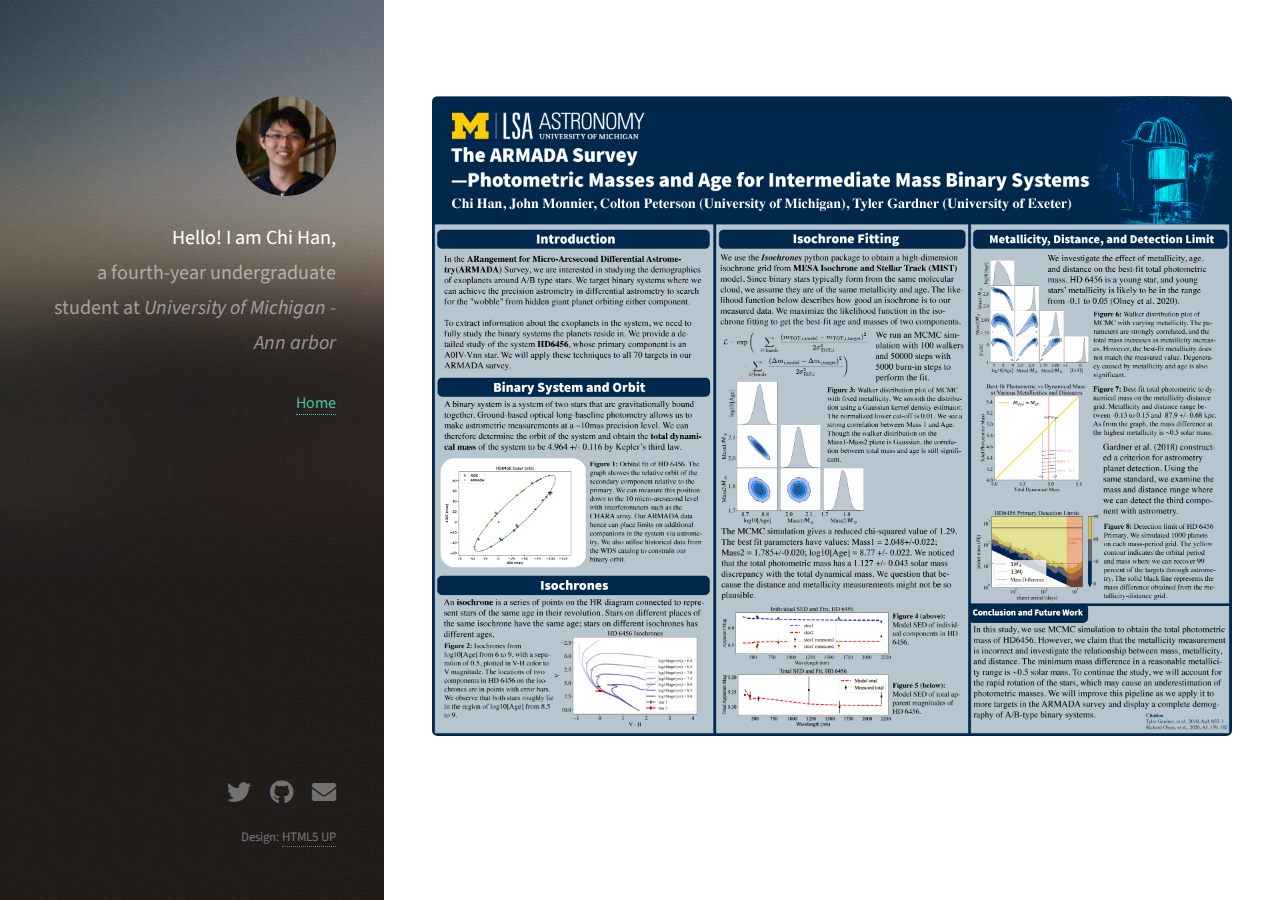
<file: research1.html>
<!DOCTYPE HTML>
<!--
	Strata by HTML5 UP
	html5up.net | @ajlkn
	Free for personal and commercial use under the CCA 3.0 license (html5up.net/license)
-->
<html>
	<head>
		<title>Hello! - CHI</title>
		<meta charset="utf-8" />
		<meta name="viewport" content="width=device-width, initial-scale=1, user-scalable=no" />
		<link rel="stylesheet" href="assets/css/main.css" />
	</head>
	<body class="is-preload">

		<!-- Header -->
			<header id="header">
				<div class="inner">
					<a href="index.html" class="image avatar"><img src="images/pfp.jpg" alt="" /></a>
					<h1><strong>Hello! I am Chi Han, </strong></h1><h1><br>
						 a fourth-year undergraduate student<br>
						  at <br /> <i>University of Michigan - Ann arbor</i>
					</h1>

					<br>

					<a href="index.html">Home</a>
				</div>

				
			</header>

		<!-- Main -->
			<div id="main">

				<!-- One -->
					<section id="one">
						<div class="box alt">
							<div class="row gtr-50 gtr-uniform">
								<div class="col-12"><span class="image fit"><img src="images/researchPic/ARMADA_poster_chi.png" alt="" /></span></div>
							</div>
						</div>
					</section>


				<!-- Four -->
				<!--
					<section id="four">
						<h2>Elements</h2>

						<section>
							<h4>Text</h4>
							<p>This is <b>bold</b> and this is <strong>strong</strong>. This is <i>italic</i> and this is <em>emphasized</em>.
							This is <sup>superscript</sup> text and this is <sub>subscript</sub> text.
							This is <u>underlined</u> and this is code: <code>for (;;) { ... }</code>. Finally, <a href="#">this is a link</a>.</p>
							<hr />
							<header>
								<h4>Heading with a Subtitle</h4>
								<p>Lorem ipsum dolor sit amet nullam id egestas urna aliquam</p>
							</header>
							<p>Nunc lacinia ante nunc ac lobortis. Interdum adipiscing gravida odio porttitor sem non mi integer non faucibus ornare mi ut ante amet placerat aliquet. Volutpat eu sed ante lacinia sapien lorem accumsan varius montes viverra nibh in adipiscing blandit tempus accumsan.</p>
							<header>
								<h5>Heading with a Subtitle</h5>
								<p>Lorem ipsum dolor sit amet nullam id egestas urna aliquam</p>
							</header>
							<p>Nunc lacinia ante nunc ac lobortis. Interdum adipiscing gravida odio porttitor sem non mi integer non faucibus ornare mi ut ante amet placerat aliquet. Volutpat eu sed ante lacinia sapien lorem accumsan varius montes viverra nibh in adipiscing blandit tempus accumsan.</p>
							<hr />
							<h2>Heading Level 2</h2>
							<h3>Heading Level 3</h3>
							<h4>Heading Level 4</h4>
							<h5>Heading Level 5</h5>
							<h6>Heading Level 6</h6>
							<hr />
							<h5>Blockquote</h5>
							<blockquote>Fringilla nisl. Donec accumsan interdum nisi, quis tincidunt felis sagittis eget tempus euismod. Vestibulum ante ipsum primis in faucibus vestibulum. Blandit adipiscing eu felis iaculis volutpat ac adipiscing accumsan faucibus. Vestibulum ante ipsum primis in faucibus lorem ipsum dolor sit amet nullam adipiscing eu felis.</blockquote>
							<h5>Preformatted</h5>
							<pre><code>i = 0;

while (!deck.isInOrder()) {
print 'Iteration ' + i;
deck.shuffle();
i++;
}

print 'It took ' + i + ' iterations to sort the deck.';</code></pre>
						</section>

						<section>
							<h4>Lists</h4>
							<div class="row">
								<div class="col-6 col-12-xsmall">
									<h5>Unordered</h5>
									<ul>
										<li>Dolor pulvinar etiam magna etiam.</li>
										<li>Sagittis adipiscing lorem eleifend.</li>
										<li>Felis enim feugiat dolore viverra.</li>
									</ul>
									<h5>Alternate</h5>
									<ul class="alt">
										<li>Dolor pulvinar etiam magna etiam.</li>
										<li>Sagittis adipiscing lorem eleifend.</li>
										<li>Felis enim feugiat dolore viverra.</li>
									</ul>
								</div>
								<div class="col-6 col-12-xsmall">
									<h5>Ordered</h5>
									<ol>
										<li>Dolor pulvinar etiam magna etiam.</li>
										<li>Etiam vel felis at lorem sed viverra.</li>
										<li>Felis enim feugiat dolore viverra.</li>
										<li>Dolor pulvinar etiam magna etiam.</li>
										<li>Etiam vel felis at lorem sed viverra.</li>
										<li>Felis enim feugiat dolore viverra.</li>
									</ol>
									<h5>Icons</h5>
									<ul class="icons">
										<li><a href="#" class="icon brands fa-twitter"><span class="label">Twitter</span></a></li>
										<li><a href="#" class="icon brands fa-facebook-f"><span class="label">Facebook</span></a></li>
										<li><a href="#" class="icon brands fa-instagram"><span class="label">Instagram</span></a></li>
										<li><a href="#" class="icon brands fa-github"><span class="label">Github</span></a></li>
										<li><a href="#" class="icon brands fa-dribbble"><span class="label">Dribbble</span></a></li>
										<li><a href="#" class="icon brands fa-tumblr"><span class="label">Tumblr</span></a></li>
									</ul>
								</div>
							</div>
							<h5>Actions</h5>
							<ul class="actions">
								<li><a href="#" class="button primary">Default</a></li>
								<li><a href="#" class="button">Default</a></li>
							</ul>
							<ul class="actions small">
								<li><a href="#" class="button primary small">Small</a></li>
								<li><a href="#" class="button small">Small</a></li>
							</ul>
							<div class="row">
								<div class="col-6 col-12-small">
									<ul class="actions stacked">
										<li><a href="#" class="button primary">Default</a></li>
										<li><a href="#" class="button">Default</a></li>
									</ul>
								</div>
								<div class="col-6 col-12-small">
									<ul class="actions stacked">
										<li><a href="#" class="button primary small">Small</a></li>
										<li><a href="#" class="button small">Small</a></li>
									</ul>
								</div>
								<div class="col-6 col-12-small">
									<ul class="actions stacked">
										<li><a href="#" class="button primary fit">Default</a></li>
										<li><a href="#" class="button fit">Default</a></li>
									</ul>
								</div>
								<div class="col-6 col-12-small">
									<ul class="actions stacked">
										<li><a href="#" class="button primary small fit">Small</a></li>
										<li><a href="#" class="button small fit">Small</a></li>
									</ul>
								</div>
							</div>
						</section>

						<section>
							<h4>Table</h4>
							<h5>Default</h5>
							<div class="table-wrapper">
								<table>
									<thead>
										<tr>
											<th>Name</th>
											<th>Description</th>
											<th>Price</th>
										</tr>
									</thead>
									<tbody>
										<tr>
											<td>Item One</td>
											<td>Ante turpis integer aliquet porttitor.</td>
											<td>29.99</td>
										</tr>
										<tr>
											<td>Item Two</td>
											<td>Vis ac commodo adipiscing arcu aliquet.</td>
											<td>19.99</td>
										</tr>
										<tr>
											<td>Item Three</td>
											<td> Morbi faucibus arcu accumsan lorem.</td>
											<td>29.99</td>
										</tr>
										<tr>
											<td>Item Four</td>
											<td>Vitae integer tempus condimentum.</td>
											<td>19.99</td>
										</tr>
										<tr>
											<td>Item Five</td>
											<td>Ante turpis integer aliquet porttitor.</td>
											<td>29.99</td>
										</tr>
									</tbody>
									<tfoot>
										<tr>
											<td colspan="2"></td>
											<td>100.00</td>
										</tr>
									</tfoot>
								</table>
							</div>

							<h5>Alternate</h5>
							<div class="table-wrapper">
								<table class="alt">
									<thead>
										<tr>
											<th>Name</th>
											<th>Description</th>
											<th>Price</th>
										</tr>
									</thead>
									<tbody>
										<tr>
											<td>Item One</td>
											<td>Ante turpis integer aliquet porttitor.</td>
											<td>29.99</td>
										</tr>
										<tr>
											<td>Item Two</td>
											<td>Vis ac commodo adipiscing arcu aliquet.</td>
											<td>19.99</td>
										</tr>
										<tr>
											<td>Item Three</td>
											<td> Morbi faucibus arcu accumsan lorem.</td>
											<td>29.99</td>
										</tr>
										<tr>
											<td>Item Four</td>
											<td>Vitae integer tempus condimentum.</td>
											<td>19.99</td>
										</tr>
										<tr>
											<td>Item Five</td>
											<td>Ante turpis integer aliquet porttitor.</td>
											<td>29.99</td>
										</tr>
									</tbody>
									<tfoot>
										<tr>
											<td colspan="2"></td>
											<td>100.00</td>
										</tr>
									</tfoot>
								</table>
							</div>
						</section>

						<section>
							<h4>Buttons</h4>
							<ul class="actions">
								<li><a href="#" class="button primary">Primary</a></li>
								<li><a href="#" class="button">Default</a></li>
							</ul>
							<ul class="actions">
								<li><a href="#" class="button large">Large</a></li>
								<li><a href="#" class="button">Default</a></li>
								<li><a href="#" class="button small">Small</a></li>
							</ul>
							<ul class="actions fit">
								<li><a href="#" class="button primary fit">Fit</a></li>
								<li><a href="#" class="button fit">Fit</a></li>
							</ul>
							<ul class="actions fit small">
								<li><a href="#" class="button primary fit small">Fit + Small</a></li>
								<li><a href="#" class="button fit small">Fit + Small</a></li>
							</ul>
							<ul class="actions">
								<li><a href="#" class="button primary icon solid fa-download">Icon</a></li>
								<li><a href="#" class="button icon solid fa-download">Icon</a></li>
							</ul>
							<ul class="actions">
								<li><span class="button primary disabled">Primary</span></li>
								<li><span class="button disabled">Default</span></li>
							</ul>
						</section>

						<section>
							<h4>Form</h4>
							<form method="post" action="#">
								<div class="row gtr-uniform gtr-50">
									<div class="col-6 col-12-xsmall">
										<input type="text" name="demo-name" id="demo-name" value="" placeholder="Name" />
									</div>
									<div class="col-6 col-12-xsmall">
										<input type="email" name="demo-email" id="demo-email" value="" placeholder="Email" />
									</div>
									<div class="col-12">
										<select name="demo-category" id="demo-category">
											<option value="">- Category -</option>
											<option value="1">Manufacturing</option>
											<option value="1">Shipping</option>
											<option value="1">Administration</option>
											<option value="1">Human Resources</option>
										</select>
									</div>
									<div class="col-4 col-12-small">
										<input type="radio" id="demo-priority-low" name="demo-priority" checked>
										<label for="demo-priority-low">Low Priority</label>
									</div>
									<div class="col-4 col-12-small">
										<input type="radio" id="demo-priority-normal" name="demo-priority">
										<label for="demo-priority-normal">Normal Priority</label>
									</div>
									<div class="col-4 col-12-small">
										<input type="radio" id="demo-priority-high" name="demo-priority">
										<label for="demo-priority-high">High Priority</label>
									</div>
									<div class="col-6 col-12-small">
										<input type="checkbox" id="demo-copy" name="demo-copy">
										<label for="demo-copy">Email me a copy of this message</label>
									</div>
									<div class="col-6 col-12-small">
										<input type="checkbox" id="demo-human" name="demo-human" checked>
										<label for="demo-human">I am a human and not a robot</label>
									</div>
									<div class="col-12">
										<textarea name="demo-message" id="demo-message" placeholder="Enter your message" rows="6"></textarea>
									</div>
									<div class="col-12">
										<ul class="actions">
											<li><input type="submit" value="Send Message" class="primary" /></li>
											<li><input type="reset" value="Reset" /></li>
										</ul>
									</div>
								</div>
							</form>
						</section>

						<section>
							<h4>Image</h4>
							<h5>Fit</h5>
							<div class="box alt">
								<div class="row gtr-50 gtr-uniform">
									<div class="col-12"><span class="image fit"><img src="images/fulls/05.jpg" alt="" /></span></div>
									<div class="col-4"><span class="image fit"><img src="images/thumbs/01.jpg" alt="" /></span></div>
									<div class="col-4"><span class="image fit"><img src="images/thumbs/02.jpg" alt="" /></span></div>
									<div class="col-4"><span class="image fit"><img src="images/thumbs/03.jpg" alt="" /></span></div>
									<div class="col-4"><span class="image fit"><img src="images/thumbs/04.jpg" alt="" /></span></div>
									<div class="col-4"><span class="image fit"><img src="images/thumbs/05.jpg" alt="" /></span></div>
									<div class="col-4"><span class="image fit"><img src="images/thumbs/06.jpg" alt="" /></span></div>
									<div class="col-4"><span class="image fit"><img src="images/thumbs/03.jpg" alt="" /></span></div>
									<div class="col-4"><span class="image fit"><img src="images/thumbs/02.jpg" alt="" /></span></div>
									<div class="col-4"><span class="image fit"><img src="images/thumbs/01.jpg" alt="" /></span></div>
								</div>
							</div>
							<h5>Left &amp; Right</h5>
							<p><span class="image left"><img src="images/avatar.jpg" alt="" /></span>Fringilla nisl. Donec accumsan interdum nisi, quis tincidunt felis sagittis eget. tempus euismod. Vestibulum ante ipsum primis in faucibus vestibulum. Blandit adipiscing eu felis iaculis volutpat ac adipiscing accumsan eu faucibus. Integer ac pellentesque praesent tincidunt felis sagittis eget. tempus euismod. Vestibulum ante ipsum primis in faucibus vestibulum. Blandit adipiscing eu felis iaculis volutpat ac adipiscing accumsan eu faucibus. Integer ac pellentesque praesent. Donec accumsan interdum nisi, quis tincidunt felis sagittis eget. tempus euismod. Vestibulum ante ipsum primis in faucibus vestibulum. Blandit adipiscing eu felis iaculis volutpat ac adipiscing accumsan eu faucibus. Integer ac pellentesque praesent tincidunt felis sagittis eget. tempus euismod. Vestibulum ante ipsum primis in faucibus vestibulum. Blandit adipiscing eu felis iaculis volutpat ac adipiscing accumsan eu faucibus. Integer ac pellentesque praesent.</p>
							<p><span class="image right"><img src="images/avatar.jpg" alt="" /></span>Fringilla nisl. Donec accumsan interdum nisi, quis tincidunt felis sagittis eget. tempus euismod. Vestibulum ante ipsum primis in faucibus vestibulum. Blandit adipiscing eu felis iaculis volutpat ac adipiscing accumsan eu faucibus. Integer ac pellentesque praesent tincidunt felis sagittis eget. tempus euismod. Vestibulum ante ipsum primis in faucibus vestibulum. Blandit adipiscing eu felis iaculis volutpat ac adipiscing accumsan eu faucibus. Integer ac pellentesque praesent. Donec accumsan interdum nisi, quis tincidunt felis sagittis eget. tempus euismod. Vestibulum ante ipsum primis in faucibus vestibulum. Blandit adipiscing eu felis iaculis volutpat ac adipiscing accumsan eu faucibus. Integer ac pellentesque praesent tincidunt felis sagittis eget. tempus euismod. Vestibulum ante ipsum primis in faucibus vestibulum. Blandit adipiscing eu felis iaculis volutpat ac adipiscing accumsan eu faucibus. Integer ac pellentesque praesent.</p>
						</section>

					</section>
				-->

			</div>

		<!-- Footer -->
			<footer id="footer">
				<div class="inner">
					<ul class="icons">
						<li><a href="#" class="icon brands fa-twitter"><span class="label">Twitter</span></a></li>
						<li><a href="#" class="icon brands fa-github"><span class="label">Github</span></a></li>
						<li><a href="#" class="icon solid fa-envelope"><span class="label">Email</span></a></li>
					</ul>
					<ul class="copyright">
						<li>Design: <a href="http://html5up.net">HTML5 UP</a></li>
					</ul>
				</div>
			</footer>

		<!-- Scripts -->
			<script src="assets/js/jquery.min.js"></script>
			<script src="assets/js/jquery.poptrox.min.js"></script>
			<script src="assets/js/browser.min.js"></script>
			<script src="assets/js/breakpoints.min.js"></script>
			<script src="assets/js/util.js"></script>
			<script src="assets/js/main.js"></script>

	</body>
</html>
</file>
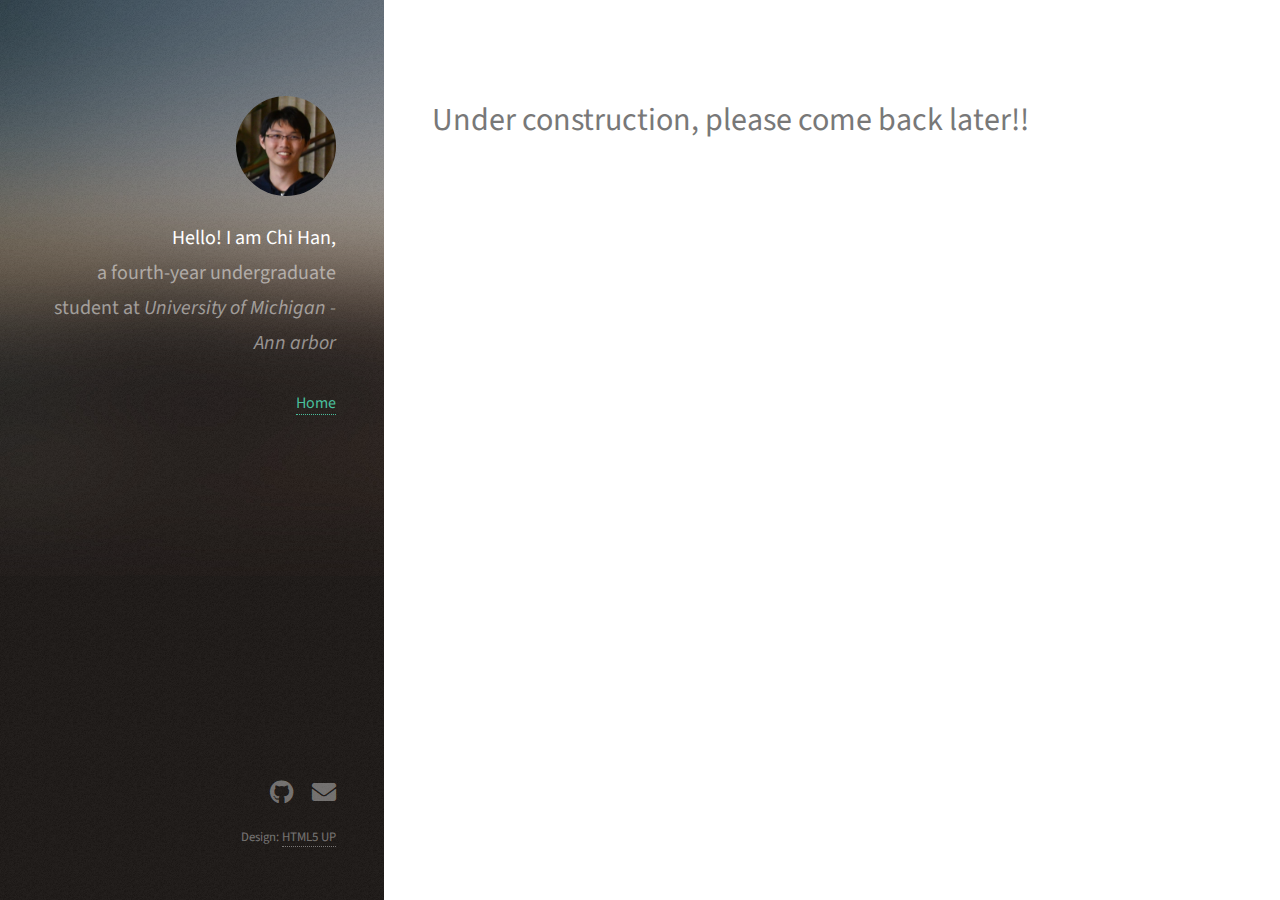
<file: research3.html>
<!DOCTYPE HTML>
<!--
	Strata by HTML5 UP
	html5up.net | @ajlkn
	Free for personal and commercial use under the CCA 3.0 license (html5up.net/license)
-->
<html>
	<head>
		<title>Hello! - CHI</title>
		<meta charset="utf-8" />
		<meta name="viewport" content="width=device-width, initial-scale=1, user-scalable=no" />
		<link rel="stylesheet" href="assets/css/main.css" />
	</head>
	<body class="is-preload">

		<!-- Header -->
			<header id="header">
				<div class="inner">
					<a href="index.html" class="image avatar"><img src="images/pfp.jpg" alt="" /></a>
					<h1><strong>Hello! I am Chi Han, </strong></h1><h1><br>
						 a fourth-year undergraduate student<br>
						  at <br /> <i>University of Michigan - Ann arbor</i>
					</h1>

					<br>

					<a href="index.html">Home</a>
				</div>

				
			</header>

		<!-- Main -->
			<div id="main">

				<!-- One -->
					<section id="one">
						<h1>Under construction, please come back later!!</h1>
					</section>


				<!-- Four -->
				<!--
					<section id="four">
						<h2>Elements</h2>

						<section>
							<h4>Text</h4>
							<p>This is <b>bold</b> and this is <strong>strong</strong>. This is <i>italic</i> and this is <em>emphasized</em>.
							This is <sup>superscript</sup> text and this is <sub>subscript</sub> text.
							This is <u>underlined</u> and this is code: <code>for (;;) { ... }</code>. Finally, <a href="#">this is a link</a>.</p>
							<hr />
							<header>
								<h4>Heading with a Subtitle</h4>
								<p>Lorem ipsum dolor sit amet nullam id egestas urna aliquam</p>
							</header>
							<p>Nunc lacinia ante nunc ac lobortis. Interdum adipiscing gravida odio porttitor sem non mi integer non faucibus ornare mi ut ante amet placerat aliquet. Volutpat eu sed ante lacinia sapien lorem accumsan varius montes viverra nibh in adipiscing blandit tempus accumsan.</p>
							<header>
								<h5>Heading with a Subtitle</h5>
								<p>Lorem ipsum dolor sit amet nullam id egestas urna aliquam</p>
							</header>
							<p>Nunc lacinia ante nunc ac lobortis. Interdum adipiscing gravida odio porttitor sem non mi integer non faucibus ornare mi ut ante amet placerat aliquet. Volutpat eu sed ante lacinia sapien lorem accumsan varius montes viverra nibh in adipiscing blandit tempus accumsan.</p>
							<hr />
							<h2>Heading Level 2</h2>
							<h3>Heading Level 3</h3>
							<h4>Heading Level 4</h4>
							<h5>Heading Level 5</h5>
							<h6>Heading Level 6</h6>
							<hr />
							<h5>Blockquote</h5>
							<blockquote>Fringilla nisl. Donec accumsan interdum nisi, quis tincidunt felis sagittis eget tempus euismod. Vestibulum ante ipsum primis in faucibus vestibulum. Blandit adipiscing eu felis iaculis volutpat ac adipiscing accumsan faucibus. Vestibulum ante ipsum primis in faucibus lorem ipsum dolor sit amet nullam adipiscing eu felis.</blockquote>
							<h5>Preformatted</h5>
							<pre><code>i = 0;

while (!deck.isInOrder()) {
print 'Iteration ' + i;
deck.shuffle();
i++;
}

print 'It took ' + i + ' iterations to sort the deck.';</code></pre>
						</section>

						<section>
							<h4>Lists</h4>
							<div class="row">
								<div class="col-6 col-12-xsmall">
									<h5>Unordered</h5>
									<ul>
										<li>Dolor pulvinar etiam magna etiam.</li>
										<li>Sagittis adipiscing lorem eleifend.</li>
										<li>Felis enim feugiat dolore viverra.</li>
									</ul>
									<h5>Alternate</h5>
									<ul class="alt">
										<li>Dolor pulvinar etiam magna etiam.</li>
										<li>Sagittis adipiscing lorem eleifend.</li>
										<li>Felis enim feugiat dolore viverra.</li>
									</ul>
								</div>
								<div class="col-6 col-12-xsmall">
									<h5>Ordered</h5>
									<ol>
										<li>Dolor pulvinar etiam magna etiam.</li>
										<li>Etiam vel felis at lorem sed viverra.</li>
										<li>Felis enim feugiat dolore viverra.</li>
										<li>Dolor pulvinar etiam magna etiam.</li>
										<li>Etiam vel felis at lorem sed viverra.</li>
										<li>Felis enim feugiat dolore viverra.</li>
									</ol>
									<h5>Icons</h5>
									<ul class="icons">
										<li><a href="#" class="icon brands fa-twitter"><span class="label">Twitter</span></a></li>
										<li><a href="#" class="icon brands fa-facebook-f"><span class="label">Facebook</span></a></li>
										<li><a href="#" class="icon brands fa-instagram"><span class="label">Instagram</span></a></li>
										<li><a href="#" class="icon brands fa-github"><span class="label">Github</span></a></li>
										<li><a href="#" class="icon brands fa-dribbble"><span class="label">Dribbble</span></a></li>
										<li><a href="#" class="icon brands fa-tumblr"><span class="label">Tumblr</span></a></li>
									</ul>
								</div>
							</div>
							<h5>Actions</h5>
							<ul class="actions">
								<li><a href="#" class="button primary">Default</a></li>
								<li><a href="#" class="button">Default</a></li>
							</ul>
							<ul class="actions small">
								<li><a href="#" class="button primary small">Small</a></li>
								<li><a href="#" class="button small">Small</a></li>
							</ul>
							<div class="row">
								<div class="col-6 col-12-small">
									<ul class="actions stacked">
										<li><a href="#" class="button primary">Default</a></li>
										<li><a href="#" class="button">Default</a></li>
									</ul>
								</div>
								<div class="col-6 col-12-small">
									<ul class="actions stacked">
										<li><a href="#" class="button primary small">Small</a></li>
										<li><a href="#" class="button small">Small</a></li>
									</ul>
								</div>
								<div class="col-6 col-12-small">
									<ul class="actions stacked">
										<li><a href="#" class="button primary fit">Default</a></li>
										<li><a href="#" class="button fit">Default</a></li>
									</ul>
								</div>
								<div class="col-6 col-12-small">
									<ul class="actions stacked">
										<li><a href="#" class="button primary small fit">Small</a></li>
										<li><a href="#" class="button small fit">Small</a></li>
									</ul>
								</div>
							</div>
						</section>

						<section>
							<h4>Table</h4>
							<h5>Default</h5>
							<div class="table-wrapper">
								<table>
									<thead>
										<tr>
											<th>Name</th>
											<th>Description</th>
											<th>Price</th>
										</tr>
									</thead>
									<tbody>
										<tr>
											<td>Item One</td>
											<td>Ante turpis integer aliquet porttitor.</td>
											<td>29.99</td>
										</tr>
										<tr>
											<td>Item Two</td>
											<td>Vis ac commodo adipiscing arcu aliquet.</td>
											<td>19.99</td>
										</tr>
										<tr>
											<td>Item Three</td>
											<td> Morbi faucibus arcu accumsan lorem.</td>
											<td>29.99</td>
										</tr>
										<tr>
											<td>Item Four</td>
											<td>Vitae integer tempus condimentum.</td>
											<td>19.99</td>
										</tr>
										<tr>
											<td>Item Five</td>
											<td>Ante turpis integer aliquet porttitor.</td>
											<td>29.99</td>
										</tr>
									</tbody>
									<tfoot>
										<tr>
											<td colspan="2"></td>
											<td>100.00</td>
										</tr>
									</tfoot>
								</table>
							</div>

							<h5>Alternate</h5>
							<div class="table-wrapper">
								<table class="alt">
									<thead>
										<tr>
											<th>Name</th>
											<th>Description</th>
											<th>Price</th>
										</tr>
									</thead>
									<tbody>
										<tr>
											<td>Item One</td>
											<td>Ante turpis integer aliquet porttitor.</td>
											<td>29.99</td>
										</tr>
										<tr>
											<td>Item Two</td>
											<td>Vis ac commodo adipiscing arcu aliquet.</td>
											<td>19.99</td>
										</tr>
										<tr>
											<td>Item Three</td>
											<td> Morbi faucibus arcu accumsan lorem.</td>
											<td>29.99</td>
										</tr>
										<tr>
											<td>Item Four</td>
											<td>Vitae integer tempus condimentum.</td>
											<td>19.99</td>
										</tr>
										<tr>
											<td>Item Five</td>
											<td>Ante turpis integer aliquet porttitor.</td>
											<td>29.99</td>
										</tr>
									</tbody>
									<tfoot>
										<tr>
											<td colspan="2"></td>
											<td>100.00</td>
										</tr>
									</tfoot>
								</table>
							</div>
						</section>

						<section>
							<h4>Buttons</h4>
							<ul class="actions">
								<li><a href="#" class="button primary">Primary</a></li>
								<li><a href="#" class="button">Default</a></li>
							</ul>
							<ul class="actions">
								<li><a href="#" class="button large">Large</a></li>
								<li><a href="#" class="button">Default</a></li>
								<li><a href="#" class="button small">Small</a></li>
							</ul>
							<ul class="actions fit">
								<li><a href="#" class="button primary fit">Fit</a></li>
								<li><a href="#" class="button fit">Fit</a></li>
							</ul>
							<ul class="actions fit small">
								<li><a href="#" class="button primary fit small">Fit + Small</a></li>
								<li><a href="#" class="button fit small">Fit + Small</a></li>
							</ul>
							<ul class="actions">
								<li><a href="#" class="button primary icon solid fa-download">Icon</a></li>
								<li><a href="#" class="button icon solid fa-download">Icon</a></li>
							</ul>
							<ul class="actions">
								<li><span class="button primary disabled">Primary</span></li>
								<li><span class="button disabled">Default</span></li>
							</ul>
						</section>

						<section>
							<h4>Form</h4>
							<form method="post" action="#">
								<div class="row gtr-uniform gtr-50">
									<div class="col-6 col-12-xsmall">
										<input type="text" name="demo-name" id="demo-name" value="" placeholder="Name" />
									</div>
									<div class="col-6 col-12-xsmall">
										<input type="email" name="demo-email" id="demo-email" value="" placeholder="Email" />
									</div>
									<div class="col-12">
										<select name="demo-category" id="demo-category">
											<option value="">- Category -</option>
											<option value="1">Manufacturing</option>
											<option value="1">Shipping</option>
											<option value="1">Administration</option>
											<option value="1">Human Resources</option>
										</select>
									</div>
									<div class="col-4 col-12-small">
										<input type="radio" id="demo-priority-low" name="demo-priority" checked>
										<label for="demo-priority-low">Low Priority</label>
									</div>
									<div class="col-4 col-12-small">
										<input type="radio" id="demo-priority-normal" name="demo-priority">
										<label for="demo-priority-normal">Normal Priority</label>
									</div>
									<div class="col-4 col-12-small">
										<input type="radio" id="demo-priority-high" name="demo-priority">
										<label for="demo-priority-high">High Priority</label>
									</div>
									<div class="col-6 col-12-small">
										<input type="checkbox" id="demo-copy" name="demo-copy">
										<label for="demo-copy">Email me a copy of this message</label>
									</div>
									<div class="col-6 col-12-small">
										<input type="checkbox" id="demo-human" name="demo-human" checked>
										<label for="demo-human">I am a human and not a robot</label>
									</div>
									<div class="col-12">
										<textarea name="demo-message" id="demo-message" placeholder="Enter your message" rows="6"></textarea>
									</div>
									<div class="col-12">
										<ul class="actions">
											<li><input type="submit" value="Send Message" class="primary" /></li>
											<li><input type="reset" value="Reset" /></li>
										</ul>
									</div>
								</div>
							</form>
						</section>

						<section>
							<h4>Image</h4>
							<h5>Fit</h5>
							<div class="box alt">
								<div class="row gtr-50 gtr-uniform">
									<div class="col-12"><span class="image fit"><img src="images/fulls/05.jpg" alt="" /></span></div>
									<div class="col-4"><span class="image fit"><img src="images/thumbs/01.jpg" alt="" /></span></div>
									<div class="col-4"><span class="image fit"><img src="images/thumbs/02.jpg" alt="" /></span></div>
									<div class="col-4"><span class="image fit"><img src="images/thumbs/03.jpg" alt="" /></span></div>
									<div class="col-4"><span class="image fit"><img src="images/thumbs/04.jpg" alt="" /></span></div>
									<div class="col-4"><span class="image fit"><img src="images/thumbs/05.jpg" alt="" /></span></div>
									<div class="col-4"><span class="image fit"><img src="images/thumbs/06.jpg" alt="" /></span></div>
									<div class="col-4"><span class="image fit"><img src="images/thumbs/03.jpg" alt="" /></span></div>
									<div class="col-4"><span class="image fit"><img src="images/thumbs/02.jpg" alt="" /></span></div>
									<div class="col-4"><span class="image fit"><img src="images/thumbs/01.jpg" alt="" /></span></div>
								</div>
							</div>
							<h5>Left &amp; Right</h5>
							<p><span class="image left"><img src="images/avatar.jpg" alt="" /></span>Fringilla nisl. Donec accumsan interdum nisi, quis tincidunt felis sagittis eget. tempus euismod. Vestibulum ante ipsum primis in faucibus vestibulum. Blandit adipiscing eu felis iaculis volutpat ac adipiscing accumsan eu faucibus. Integer ac pellentesque praesent tincidunt felis sagittis eget. tempus euismod. Vestibulum ante ipsum primis in faucibus vestibulum. Blandit adipiscing eu felis iaculis volutpat ac adipiscing accumsan eu faucibus. Integer ac pellentesque praesent. Donec accumsan interdum nisi, quis tincidunt felis sagittis eget. tempus euismod. Vestibulum ante ipsum primis in faucibus vestibulum. Blandit adipiscing eu felis iaculis volutpat ac adipiscing accumsan eu faucibus. Integer ac pellentesque praesent tincidunt felis sagittis eget. tempus euismod. Vestibulum ante ipsum primis in faucibus vestibulum. Blandit adipiscing eu felis iaculis volutpat ac adipiscing accumsan eu faucibus. Integer ac pellentesque praesent.</p>
							<p><span class="image right"><img src="images/avatar.jpg" alt="" /></span>Fringilla nisl. Donec accumsan interdum nisi, quis tincidunt felis sagittis eget. tempus euismod. Vestibulum ante ipsum primis in faucibus vestibulum. Blandit adipiscing eu felis iaculis volutpat ac adipiscing accumsan eu faucibus. Integer ac pellentesque praesent tincidunt felis sagittis eget. tempus euismod. Vestibulum ante ipsum primis in faucibus vestibulum. Blandit adipiscing eu felis iaculis volutpat ac adipiscing accumsan eu faucibus. Integer ac pellentesque praesent. Donec accumsan interdum nisi, quis tincidunt felis sagittis eget. tempus euismod. Vestibulum ante ipsum primis in faucibus vestibulum. Blandit adipiscing eu felis iaculis volutpat ac adipiscing accumsan eu faucibus. Integer ac pellentesque praesent tincidunt felis sagittis eget. tempus euismod. Vestibulum ante ipsum primis in faucibus vestibulum. Blandit adipiscing eu felis iaculis volutpat ac adipiscing accumsan eu faucibus. Integer ac pellentesque praesent.</p>
						</section>

					</section>
				-->

			</div>

		<!-- Footer -->
			<footer id="footer">
				<div class="inner">
					<ul class="icons">
						<li><a href="https://github.com/Suzutsuki-CH/" class="icon brands fa-github"><span class="label">Github</span></a></li>
						<li><a href="mailto: hanchi@umich.edu" class="icon solid fa-envelope"><span class="label">Email</span></a></li>
					</ul>
					<ul class="copyright">
						<li>Design: <a href="http://html5up.net">HTML5 UP</a></li>
					</ul>
				</div>
			</footer>

		<!-- Scripts -->
			<script src="assets/js/jquery.min.js"></script>
			<script src="assets/js/jquery.poptrox.min.js"></script>
			<script src="assets/js/browser.min.js"></script>
			<script src="assets/js/breakpoints.min.js"></script>
			<script src="assets/js/util.js"></script>
			<script src="assets/js/main.js"></script>

	</body>
</html>
</file>
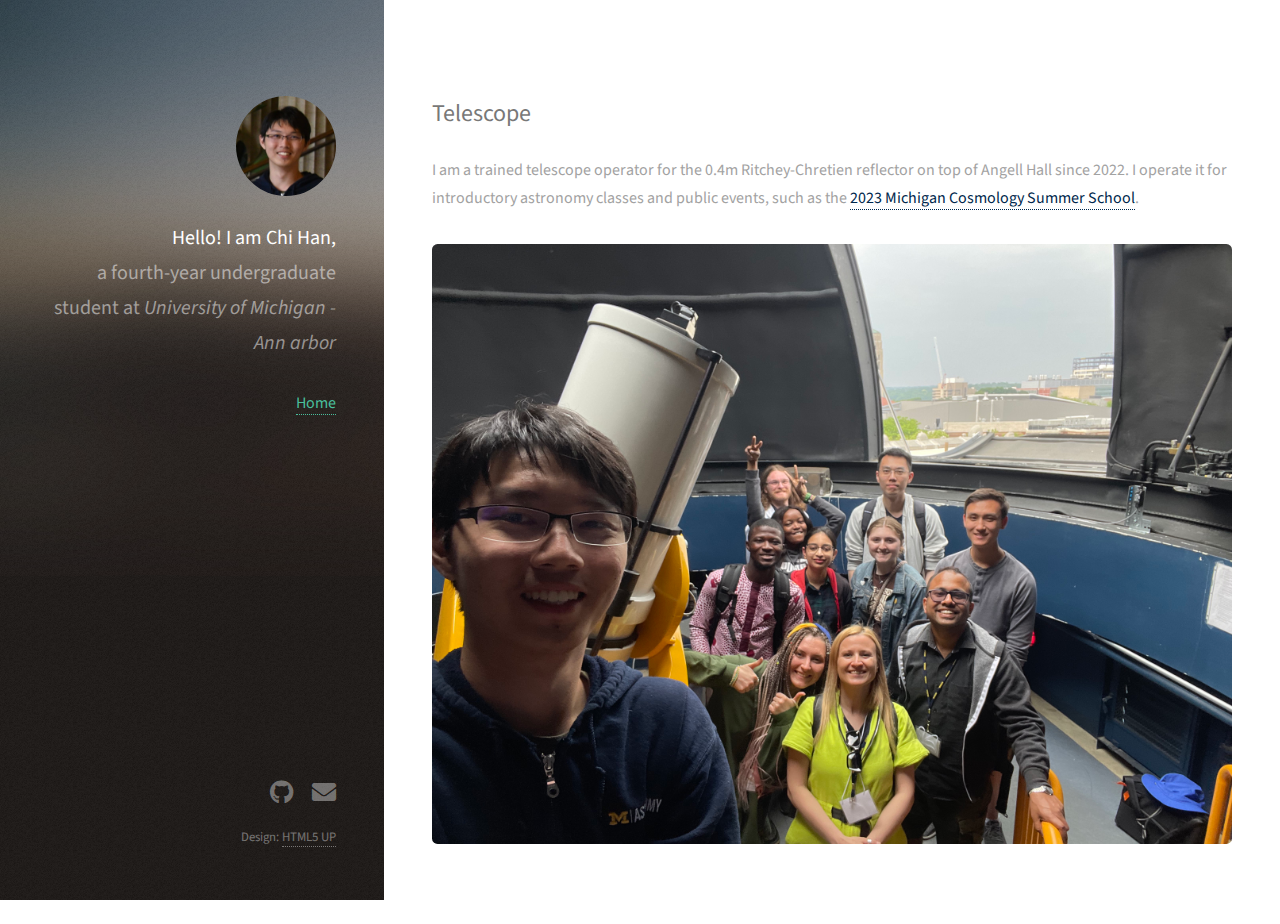
<file: teaching1.html>
<!DOCTYPE HTML>
<!--
	Strata by HTML5 UP
	html5up.net | @ajlkn
	Free for personal and commercial use under the CCA 3.0 license (html5up.net/license)
-->
<html>
	<head>
		<title>Hello! - CHI</title>
		<meta charset="utf-8" />
		<meta name="viewport" content="width=device-width, initial-scale=1, user-scalable=no" />
		<link rel="stylesheet" href="assets/css/main.css" />
	</head>
	<body class="is-preload">

		<!-- Header -->
			<header id="header">
				<div class="inner">
					<a href="index.html" class="image avatar"><img src="images/pfp.jpg" alt="" /></a>
					<h1><strong>Hello! I am Chi Han, </strong></h1><h1><br>
						 a fourth-year undergraduate student<br>
						  at <br /> <i>University of Michigan - Ann arbor</i>
					</h1>

					<br>

					<a href="index.html">Home</a>
				</div>

				
			</header>

		<!-- Main -->
			<div id="main">

				<!-- One -->
					<section id="one">
						<h2>Telescope</h2>
						<p>I am a trained telescope operator for the 0.4m Ritchey-Chretien reflector on top of Angell Hall since 2022. I operate it for introductory astronomy classes and public events, such as the <a href="https://johannesulf.github.io/cosmology-school-2023/" style="color: #00274C;" target="_blank"> 2023 Michigan Cosmology Summer School</a>.</p>
						
						<div class="box alt">
							<div class="row gtr-50 gtr-uniform">
								<div class="col-12"><span class="image fit"><img src="images/researchPic/Obs1.jpg" alt="" /></span></div>
							</div>
						</div>
					</section>


				<!-- Four -->
				<!--
					<section id="four">
						<h2>Elements</h2>

						<section>
							<h4>Text</h4>
							<p>This is <b>bold</b> and this is <strong>strong</strong>. This is <i>italic</i> and this is <em>emphasized</em>.
							This is <sup>superscript</sup> text and this is <sub>subscript</sub> text.
							This is <u>underlined</u> and this is code: <code>for (;;) { ... }</code>. Finally, <a href="#">this is a link</a>.</p>
							<hr />
							<header>
								<h4>Heading with a Subtitle</h4>
								<p>Lorem ipsum dolor sit amet nullam id egestas urna aliquam</p>
							</header>
							<p>Nunc lacinia ante nunc ac lobortis. Interdum adipiscing gravida odio porttitor sem non mi integer non faucibus ornare mi ut ante amet placerat aliquet. Volutpat eu sed ante lacinia sapien lorem accumsan varius montes viverra nibh in adipiscing blandit tempus accumsan.</p>
							<header>
								<h5>Heading with a Subtitle</h5>
								<p>Lorem ipsum dolor sit amet nullam id egestas urna aliquam</p>
							</header>
							<p>Nunc lacinia ante nunc ac lobortis. Interdum adipiscing gravida odio porttitor sem non mi integer non faucibus ornare mi ut ante amet placerat aliquet. Volutpat eu sed ante lacinia sapien lorem accumsan varius montes viverra nibh in adipiscing blandit tempus accumsan.</p>
							<hr />
							<h2>Heading Level 2</h2>
							<h3>Heading Level 3</h3>
							<h4>Heading Level 4</h4>
							<h5>Heading Level 5</h5>
							<h6>Heading Level 6</h6>
							<hr />
							<h5>Blockquote</h5>
							<blockquote>Fringilla nisl. Donec accumsan interdum nisi, quis tincidunt felis sagittis eget tempus euismod. Vestibulum ante ipsum primis in faucibus vestibulum. Blandit adipiscing eu felis iaculis volutpat ac adipiscing accumsan faucibus. Vestibulum ante ipsum primis in faucibus lorem ipsum dolor sit amet nullam adipiscing eu felis.</blockquote>
							<h5>Preformatted</h5>
							<pre><code>i = 0;

while (!deck.isInOrder()) {
print 'Iteration ' + i;
deck.shuffle();
i++;
}

print 'It took ' + i + ' iterations to sort the deck.';</code></pre>
						</section>

						<section>
							<h4>Lists</h4>
							<div class="row">
								<div class="col-6 col-12-xsmall">
									<h5>Unordered</h5>
									<ul>
										<li>Dolor pulvinar etiam magna etiam.</li>
										<li>Sagittis adipiscing lorem eleifend.</li>
										<li>Felis enim feugiat dolore viverra.</li>
									</ul>
									<h5>Alternate</h5>
									<ul class="alt">
										<li>Dolor pulvinar etiam magna etiam.</li>
										<li>Sagittis adipiscing lorem eleifend.</li>
										<li>Felis enim feugiat dolore viverra.</li>
									</ul>
								</div>
								<div class="col-6 col-12-xsmall">
									<h5>Ordered</h5>
									<ol>
										<li>Dolor pulvinar etiam magna etiam.</li>
										<li>Etiam vel felis at lorem sed viverra.</li>
										<li>Felis enim feugiat dolore viverra.</li>
										<li>Dolor pulvinar etiam magna etiam.</li>
										<li>Etiam vel felis at lorem sed viverra.</li>
										<li>Felis enim feugiat dolore viverra.</li>
									</ol>
									<h5>Icons</h5>
									<ul class="icons">
										<li><a href="#" class="icon brands fa-twitter"><span class="label">Twitter</span></a></li>
										<li><a href="#" class="icon brands fa-facebook-f"><span class="label">Facebook</span></a></li>
										<li><a href="#" class="icon brands fa-instagram"><span class="label">Instagram</span></a></li>
										<li><a href="#" class="icon brands fa-github"><span class="label">Github</span></a></li>
										<li><a href="#" class="icon brands fa-dribbble"><span class="label">Dribbble</span></a></li>
										<li><a href="#" class="icon brands fa-tumblr"><span class="label">Tumblr</span></a></li>
									</ul>
								</div>
							</div>
							<h5>Actions</h5>
							<ul class="actions">
								<li><a href="#" class="button primary">Default</a></li>
								<li><a href="#" class="button">Default</a></li>
							</ul>
							<ul class="actions small">
								<li><a href="#" class="button primary small">Small</a></li>
								<li><a href="#" class="button small">Small</a></li>
							</ul>
							<div class="row">
								<div class="col-6 col-12-small">
									<ul class="actions stacked">
										<li><a href="#" class="button primary">Default</a></li>
										<li><a href="#" class="button">Default</a></li>
									</ul>
								</div>
								<div class="col-6 col-12-small">
									<ul class="actions stacked">
										<li><a href="#" class="button primary small">Small</a></li>
										<li><a href="#" class="button small">Small</a></li>
									</ul>
								</div>
								<div class="col-6 col-12-small">
									<ul class="actions stacked">
										<li><a href="#" class="button primary fit">Default</a></li>
										<li><a href="#" class="button fit">Default</a></li>
									</ul>
								</div>
								<div class="col-6 col-12-small">
									<ul class="actions stacked">
										<li><a href="#" class="button primary small fit">Small</a></li>
										<li><a href="#" class="button small fit">Small</a></li>
									</ul>
								</div>
							</div>
						</section>

						<section>
							<h4>Table</h4>
							<h5>Default</h5>
							<div class="table-wrapper">
								<table>
									<thead>
										<tr>
											<th>Name</th>
											<th>Description</th>
											<th>Price</th>
										</tr>
									</thead>
									<tbody>
										<tr>
											<td>Item One</td>
											<td>Ante turpis integer aliquet porttitor.</td>
											<td>29.99</td>
										</tr>
										<tr>
											<td>Item Two</td>
											<td>Vis ac commodo adipiscing arcu aliquet.</td>
											<td>19.99</td>
										</tr>
										<tr>
											<td>Item Three</td>
											<td> Morbi faucibus arcu accumsan lorem.</td>
											<td>29.99</td>
										</tr>
										<tr>
											<td>Item Four</td>
											<td>Vitae integer tempus condimentum.</td>
											<td>19.99</td>
										</tr>
										<tr>
											<td>Item Five</td>
											<td>Ante turpis integer aliquet porttitor.</td>
											<td>29.99</td>
										</tr>
									</tbody>
									<tfoot>
										<tr>
											<td colspan="2"></td>
											<td>100.00</td>
										</tr>
									</tfoot>
								</table>
							</div>

							<h5>Alternate</h5>
							<div class="table-wrapper">
								<table class="alt">
									<thead>
										<tr>
											<th>Name</th>
											<th>Description</th>
											<th>Price</th>
										</tr>
									</thead>
									<tbody>
										<tr>
											<td>Item One</td>
											<td>Ante turpis integer aliquet porttitor.</td>
											<td>29.99</td>
										</tr>
										<tr>
											<td>Item Two</td>
											<td>Vis ac commodo adipiscing arcu aliquet.</td>
											<td>19.99</td>
										</tr>
										<tr>
											<td>Item Three</td>
											<td> Morbi faucibus arcu accumsan lorem.</td>
											<td>29.99</td>
										</tr>
										<tr>
											<td>Item Four</td>
											<td>Vitae integer tempus condimentum.</td>
											<td>19.99</td>
										</tr>
										<tr>
											<td>Item Five</td>
											<td>Ante turpis integer aliquet porttitor.</td>
											<td>29.99</td>
										</tr>
									</tbody>
									<tfoot>
										<tr>
											<td colspan="2"></td>
											<td>100.00</td>
										</tr>
									</tfoot>
								</table>
							</div>
						</section>

						<section>
							<h4>Buttons</h4>
							<ul class="actions">
								<li><a href="#" class="button primary">Primary</a></li>
								<li><a href="#" class="button">Default</a></li>
							</ul>
							<ul class="actions">
								<li><a href="#" class="button large">Large</a></li>
								<li><a href="#" class="button">Default</a></li>
								<li><a href="#" class="button small">Small</a></li>
							</ul>
							<ul class="actions fit">
								<li><a href="#" class="button primary fit">Fit</a></li>
								<li><a href="#" class="button fit">Fit</a></li>
							</ul>
							<ul class="actions fit small">
								<li><a href="#" class="button primary fit small">Fit + Small</a></li>
								<li><a href="#" class="button fit small">Fit + Small</a></li>
							</ul>
							<ul class="actions">
								<li><a href="#" class="button primary icon solid fa-download">Icon</a></li>
								<li><a href="#" class="button icon solid fa-download">Icon</a></li>
							</ul>
							<ul class="actions">
								<li><span class="button primary disabled">Primary</span></li>
								<li><span class="button disabled">Default</span></li>
							</ul>
						</section>

						<section>
							<h4>Form</h4>
							<form method="post" action="#">
								<div class="row gtr-uniform gtr-50">
									<div class="col-6 col-12-xsmall">
										<input type="text" name="demo-name" id="demo-name" value="" placeholder="Name" />
									</div>
									<div class="col-6 col-12-xsmall">
										<input type="email" name="demo-email" id="demo-email" value="" placeholder="Email" />
									</div>
									<div class="col-12">
										<select name="demo-category" id="demo-category">
											<option value="">- Category -</option>
											<option value="1">Manufacturing</option>
											<option value="1">Shipping</option>
											<option value="1">Administration</option>
											<option value="1">Human Resources</option>
										</select>
									</div>
									<div class="col-4 col-12-small">
										<input type="radio" id="demo-priority-low" name="demo-priority" checked>
										<label for="demo-priority-low">Low Priority</label>
									</div>
									<div class="col-4 col-12-small">
										<input type="radio" id="demo-priority-normal" name="demo-priority">
										<label for="demo-priority-normal">Normal Priority</label>
									</div>
									<div class="col-4 col-12-small">
										<input type="radio" id="demo-priority-high" name="demo-priority">
										<label for="demo-priority-high">High Priority</label>
									</div>
									<div class="col-6 col-12-small">
										<input type="checkbox" id="demo-copy" name="demo-copy">
										<label for="demo-copy">Email me a copy of this message</label>
									</div>
									<div class="col-6 col-12-small">
										<input type="checkbox" id="demo-human" name="demo-human" checked>
										<label for="demo-human">I am a human and not a robot</label>
									</div>
									<div class="col-12">
										<textarea name="demo-message" id="demo-message" placeholder="Enter your message" rows="6"></textarea>
									</div>
									<div class="col-12">
										<ul class="actions">
											<li><input type="submit" value="Send Message" class="primary" /></li>
											<li><input type="reset" value="Reset" /></li>
										</ul>
									</div>
								</div>
							</form>
						</section>

						<section>
							<h4>Image</h4>
							<h5>Fit</h5>
							<div class="box alt">
								<div class="row gtr-50 gtr-uniform">
									<div class="col-12"><span class="image fit"><img src="images/fulls/05.jpg" alt="" /></span></div>
									<div class="col-4"><span class="image fit"><img src="images/thumbs/01.jpg" alt="" /></span></div>
									<div class="col-4"><span class="image fit"><img src="images/thumbs/02.jpg" alt="" /></span></div>
									<div class="col-4"><span class="image fit"><img src="images/thumbs/03.jpg" alt="" /></span></div>
									<div class="col-4"><span class="image fit"><img src="images/thumbs/04.jpg" alt="" /></span></div>
									<div class="col-4"><span class="image fit"><img src="images/thumbs/05.jpg" alt="" /></span></div>
									<div class="col-4"><span class="image fit"><img src="images/thumbs/06.jpg" alt="" /></span></div>
									<div class="col-4"><span class="image fit"><img src="images/thumbs/03.jpg" alt="" /></span></div>
									<div class="col-4"><span class="image fit"><img src="images/thumbs/02.jpg" alt="" /></span></div>
									<div class="col-4"><span class="image fit"><img src="images/thumbs/01.jpg" alt="" /></span></div>
								</div>
							</div>
							<h5>Left &amp; Right</h5>
							<p><span class="image left"><img src="images/avatar.jpg" alt="" /></span>Fringilla nisl. Donec accumsan interdum nisi, quis tincidunt felis sagittis eget. tempus euismod. Vestibulum ante ipsum primis in faucibus vestibulum. Blandit adipiscing eu felis iaculis volutpat ac adipiscing accumsan eu faucibus. Integer ac pellentesque praesent tincidunt felis sagittis eget. tempus euismod. Vestibulum ante ipsum primis in faucibus vestibulum. Blandit adipiscing eu felis iaculis volutpat ac adipiscing accumsan eu faucibus. Integer ac pellentesque praesent. Donec accumsan interdum nisi, quis tincidunt felis sagittis eget. tempus euismod. Vestibulum ante ipsum primis in faucibus vestibulum. Blandit adipiscing eu felis iaculis volutpat ac adipiscing accumsan eu faucibus. Integer ac pellentesque praesent tincidunt felis sagittis eget. tempus euismod. Vestibulum ante ipsum primis in faucibus vestibulum. Blandit adipiscing eu felis iaculis volutpat ac adipiscing accumsan eu faucibus. Integer ac pellentesque praesent.</p>
							<p><span class="image right"><img src="images/avatar.jpg" alt="" /></span>Fringilla nisl. Donec accumsan interdum nisi, quis tincidunt felis sagittis eget. tempus euismod. Vestibulum ante ipsum primis in faucibus vestibulum. Blandit adipiscing eu felis iaculis volutpat ac adipiscing accumsan eu faucibus. Integer ac pellentesque praesent tincidunt felis sagittis eget. tempus euismod. Vestibulum ante ipsum primis in faucibus vestibulum. Blandit adipiscing eu felis iaculis volutpat ac adipiscing accumsan eu faucibus. Integer ac pellentesque praesent. Donec accumsan interdum nisi, quis tincidunt felis sagittis eget. tempus euismod. Vestibulum ante ipsum primis in faucibus vestibulum. Blandit adipiscing eu felis iaculis volutpat ac adipiscing accumsan eu faucibus. Integer ac pellentesque praesent tincidunt felis sagittis eget. tempus euismod. Vestibulum ante ipsum primis in faucibus vestibulum. Blandit adipiscing eu felis iaculis volutpat ac adipiscing accumsan eu faucibus. Integer ac pellentesque praesent.</p>
						</section>

					</section>
				-->

			</div>

		<!-- Footer -->
			<footer id="footer">
				<div class="inner">
					<ul class="icons">
						<li><a href="https://github.com/Suzutsuki-CH" class="icon brands fa-github"><span class="label">Github</span></a></li>
						<li><a href="mailto: hanchi@umich.edu" class="icon solid fa-envelope"><span class="label">Email</span></a></li>
					</ul>
					<ul class="copyright">
						<li>Design: <a href="http://html5up.net">HTML5 UP</a></li>
					</ul>
				</div>
			</footer>

		<!-- Scripts -->
			<script src="assets/js/jquery.min.js"></script>
			<script src="assets/js/jquery.poptrox.min.js"></script>
			<script src="assets/js/browser.min.js"></script>
			<script src="assets/js/breakpoints.min.js"></script>
			<script src="assets/js/util.js"></script>
			<script src="assets/js/main.js"></script>

	</body>
</html>
</file>
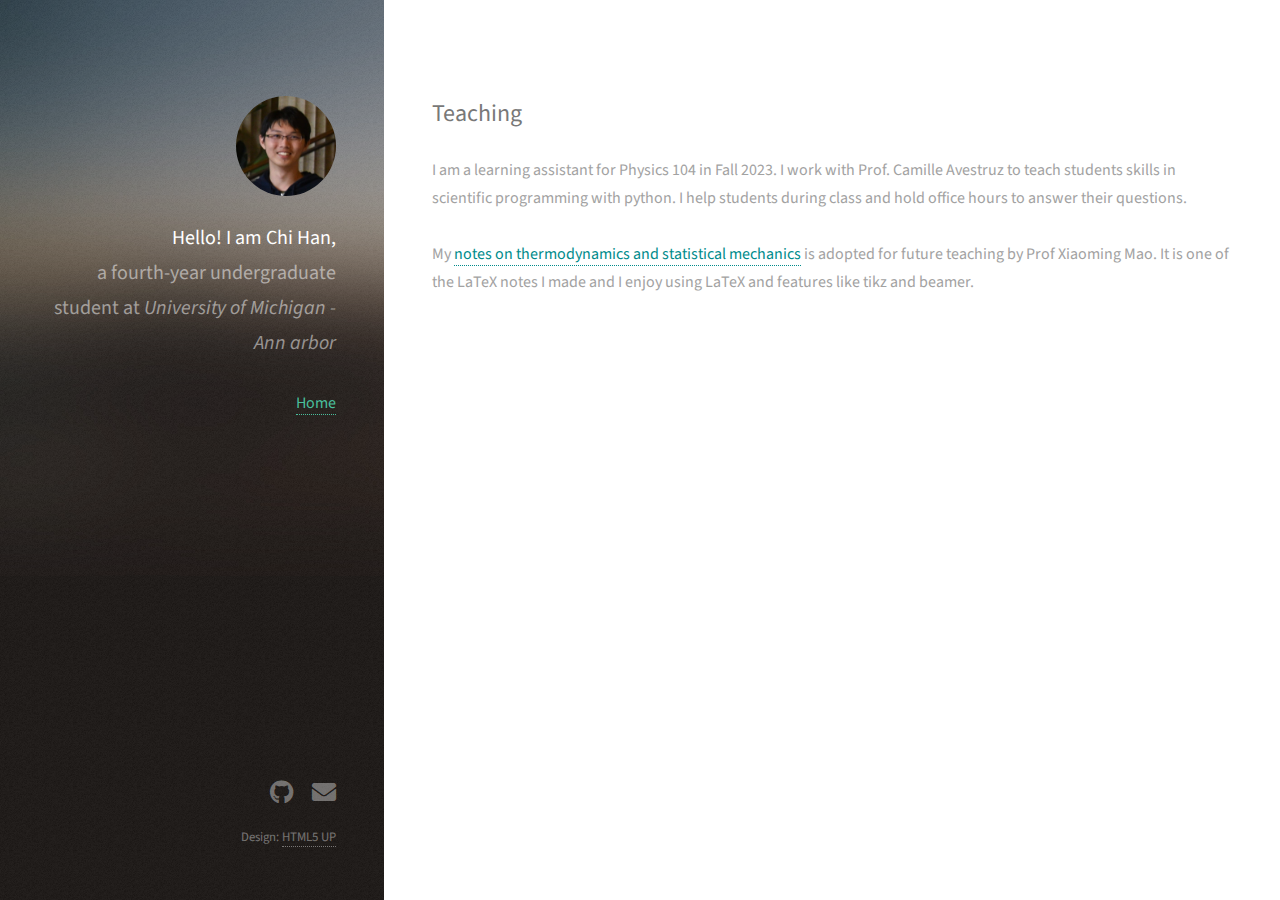
<file: teaching2.html>
<!DOCTYPE HTML>
<!--
	Strata by HTML5 UP
	html5up.net | @ajlkn
	Free for personal and commercial use under the CCA 3.0 license (html5up.net/license)
-->
<html>
	<head>
		<title>Hello! - CHI</title>
		<meta charset="utf-8" />
		<meta name="viewport" content="width=device-width, initial-scale=1, user-scalable=no" />
		<link rel="stylesheet" href="assets/css/main.css" />
	</head>
	<body class="is-preload">

		<!-- Header -->
			<header id="header">
				<div class="inner">
					<a href="index.html" class="image avatar"><img src="images/pfp.jpg" alt="" /></a>
					<h1><strong>Hello! I am Chi Han, </strong></h1><h1><br>
						 a fourth-year undergraduate student<br>
						  at <br /> <i>University of Michigan - Ann arbor</i>
					</h1>

					<br>

					<a href="index.html">Home</a>
				</div>

				
			</header>

		<!-- Main -->
			<div id="main">

				<!-- One -->
					<section id="one">
						<h2>Teaching</h2>
						I am a learning assistant for Physics 104 in Fall 2023. I work with Prof. Camille Avestruz to teach students skills in scientific programming with python. I help students during class and hold office hours to answer their questions. 
						<br><br>
						My <a href="assets/files/Physics406_Note.pdf" style="color: darkcyan;">notes on thermodynamics and statistical mechanics</a> is adopted for future teaching by Prof Xiaoming Mao. It is one of the LaTeX notes I made and I enjoy using LaTeX and features like tikz and beamer.
					</section>


				<!-- Four -->
				<!--
					<section id="four">
						<h2>Elements</h2>

						<section>
							<h4>Text</h4>
							<p>This is <b>bold</b> and this is <strong>strong</strong>. This is <i>italic</i> and this is <em>emphasized</em>.
							This is <sup>superscript</sup> text and this is <sub>subscript</sub> text.
							This is <u>underlined</u> and this is code: <code>for (;;) { ... }</code>. Finally, <a href="#">this is a link</a>.</p>
							<hr />
							<header>
								<h4>Heading with a Subtitle</h4>
								<p>Lorem ipsum dolor sit amet nullam id egestas urna aliquam</p>
							</header>
							<p>Nunc lacinia ante nunc ac lobortis. Interdum adipiscing gravida odio porttitor sem non mi integer non faucibus ornare mi ut ante amet placerat aliquet. Volutpat eu sed ante lacinia sapien lorem accumsan varius montes viverra nibh in adipiscing blandit tempus accumsan.</p>
							<header>
								<h5>Heading with a Subtitle</h5>
								<p>Lorem ipsum dolor sit amet nullam id egestas urna aliquam</p>
							</header>
							<p>Nunc lacinia ante nunc ac lobortis. Interdum adipiscing gravida odio porttitor sem non mi integer non faucibus ornare mi ut ante amet placerat aliquet. Volutpat eu sed ante lacinia sapien lorem accumsan varius montes viverra nibh in adipiscing blandit tempus accumsan.</p>
							<hr />
							<h2>Heading Level 2</h2>
							<h3>Heading Level 3</h3>
							<h4>Heading Level 4</h4>
							<h5>Heading Level 5</h5>
							<h6>Heading Level 6</h6>
							<hr />
							<h5>Blockquote</h5>
							<blockquote>Fringilla nisl. Donec accumsan interdum nisi, quis tincidunt felis sagittis eget tempus euismod. Vestibulum ante ipsum primis in faucibus vestibulum. Blandit adipiscing eu felis iaculis volutpat ac adipiscing accumsan faucibus. Vestibulum ante ipsum primis in faucibus lorem ipsum dolor sit amet nullam adipiscing eu felis.</blockquote>
							<h5>Preformatted</h5>
							<pre><code>i = 0;

while (!deck.isInOrder()) {
print 'Iteration ' + i;
deck.shuffle();
i++;
}

print 'It took ' + i + ' iterations to sort the deck.';</code></pre>
						</section>

						<section>
							<h4>Lists</h4>
							<div class="row">
								<div class="col-6 col-12-xsmall">
									<h5>Unordered</h5>
									<ul>
										<li>Dolor pulvinar etiam magna etiam.</li>
										<li>Sagittis adipiscing lorem eleifend.</li>
										<li>Felis enim feugiat dolore viverra.</li>
									</ul>
									<h5>Alternate</h5>
									<ul class="alt">
										<li>Dolor pulvinar etiam magna etiam.</li>
										<li>Sagittis adipiscing lorem eleifend.</li>
										<li>Felis enim feugiat dolore viverra.</li>
									</ul>
								</div>
								<div class="col-6 col-12-xsmall">
									<h5>Ordered</h5>
									<ol>
										<li>Dolor pulvinar etiam magna etiam.</li>
										<li>Etiam vel felis at lorem sed viverra.</li>
										<li>Felis enim feugiat dolore viverra.</li>
										<li>Dolor pulvinar etiam magna etiam.</li>
										<li>Etiam vel felis at lorem sed viverra.</li>
										<li>Felis enim feugiat dolore viverra.</li>
									</ol>
									<h5>Icons</h5>
									<ul class="icons">
										<li><a href="#" class="icon brands fa-twitter"><span class="label">Twitter</span></a></li>
										<li><a href="#" class="icon brands fa-facebook-f"><span class="label">Facebook</span></a></li>
										<li><a href="#" class="icon brands fa-instagram"><span class="label">Instagram</span></a></li>
										<li><a href="#" class="icon brands fa-github"><span class="label">Github</span></a></li>
										<li><a href="#" class="icon brands fa-dribbble"><span class="label">Dribbble</span></a></li>
										<li><a href="#" class="icon brands fa-tumblr"><span class="label">Tumblr</span></a></li>
									</ul>
								</div>
							</div>
							<h5>Actions</h5>
							<ul class="actions">
								<li><a href="#" class="button primary">Default</a></li>
								<li><a href="#" class="button">Default</a></li>
							</ul>
							<ul class="actions small">
								<li><a href="#" class="button primary small">Small</a></li>
								<li><a href="#" class="button small">Small</a></li>
							</ul>
							<div class="row">
								<div class="col-6 col-12-small">
									<ul class="actions stacked">
										<li><a href="#" class="button primary">Default</a></li>
										<li><a href="#" class="button">Default</a></li>
									</ul>
								</div>
								<div class="col-6 col-12-small">
									<ul class="actions stacked">
										<li><a href="#" class="button primary small">Small</a></li>
										<li><a href="#" class="button small">Small</a></li>
									</ul>
								</div>
								<div class="col-6 col-12-small">
									<ul class="actions stacked">
										<li><a href="#" class="button primary fit">Default</a></li>
										<li><a href="#" class="button fit">Default</a></li>
									</ul>
								</div>
								<div class="col-6 col-12-small">
									<ul class="actions stacked">
										<li><a href="#" class="button primary small fit">Small</a></li>
										<li><a href="#" class="button small fit">Small</a></li>
									</ul>
								</div>
							</div>
						</section>

						<section>
							<h4>Table</h4>
							<h5>Default</h5>
							<div class="table-wrapper">
								<table>
									<thead>
										<tr>
											<th>Name</th>
											<th>Description</th>
											<th>Price</th>
										</tr>
									</thead>
									<tbody>
										<tr>
											<td>Item One</td>
											<td>Ante turpis integer aliquet porttitor.</td>
											<td>29.99</td>
										</tr>
										<tr>
											<td>Item Two</td>
											<td>Vis ac commodo adipiscing arcu aliquet.</td>
											<td>19.99</td>
										</tr>
										<tr>
											<td>Item Three</td>
											<td> Morbi faucibus arcu accumsan lorem.</td>
											<td>29.99</td>
										</tr>
										<tr>
											<td>Item Four</td>
											<td>Vitae integer tempus condimentum.</td>
											<td>19.99</td>
										</tr>
										<tr>
											<td>Item Five</td>
											<td>Ante turpis integer aliquet porttitor.</td>
											<td>29.99</td>
										</tr>
									</tbody>
									<tfoot>
										<tr>
											<td colspan="2"></td>
											<td>100.00</td>
										</tr>
									</tfoot>
								</table>
							</div>

							<h5>Alternate</h5>
							<div class="table-wrapper">
								<table class="alt">
									<thead>
										<tr>
											<th>Name</th>
											<th>Description</th>
											<th>Price</th>
										</tr>
									</thead>
									<tbody>
										<tr>
											<td>Item One</td>
											<td>Ante turpis integer aliquet porttitor.</td>
											<td>29.99</td>
										</tr>
										<tr>
											<td>Item Two</td>
											<td>Vis ac commodo adipiscing arcu aliquet.</td>
											<td>19.99</td>
										</tr>
										<tr>
											<td>Item Three</td>
											<td> Morbi faucibus arcu accumsan lorem.</td>
											<td>29.99</td>
										</tr>
										<tr>
											<td>Item Four</td>
											<td>Vitae integer tempus condimentum.</td>
											<td>19.99</td>
										</tr>
										<tr>
											<td>Item Five</td>
											<td>Ante turpis integer aliquet porttitor.</td>
											<td>29.99</td>
										</tr>
									</tbody>
									<tfoot>
										<tr>
											<td colspan="2"></td>
											<td>100.00</td>
										</tr>
									</tfoot>
								</table>
							</div>
						</section>

						<section>
							<h4>Buttons</h4>
							<ul class="actions">
								<li><a href="#" class="button primary">Primary</a></li>
								<li><a href="#" class="button">Default</a></li>
							</ul>
							<ul class="actions">
								<li><a href="#" class="button large">Large</a></li>
								<li><a href="#" class="button">Default</a></li>
								<li><a href="#" class="button small">Small</a></li>
							</ul>
							<ul class="actions fit">
								<li><a href="#" class="button primary fit">Fit</a></li>
								<li><a href="#" class="button fit">Fit</a></li>
							</ul>
							<ul class="actions fit small">
								<li><a href="#" class="button primary fit small">Fit + Small</a></li>
								<li><a href="#" class="button fit small">Fit + Small</a></li>
							</ul>
							<ul class="actions">
								<li><a href="#" class="button primary icon solid fa-download">Icon</a></li>
								<li><a href="#" class="button icon solid fa-download">Icon</a></li>
							</ul>
							<ul class="actions">
								<li><span class="button primary disabled">Primary</span></li>
								<li><span class="button disabled">Default</span></li>
							</ul>
						</section>

						<section>
							<h4>Form</h4>
							<form method="post" action="#">
								<div class="row gtr-uniform gtr-50">
									<div class="col-6 col-12-xsmall">
										<input type="text" name="demo-name" id="demo-name" value="" placeholder="Name" />
									</div>
									<div class="col-6 col-12-xsmall">
										<input type="email" name="demo-email" id="demo-email" value="" placeholder="Email" />
									</div>
									<div class="col-12">
										<select name="demo-category" id="demo-category">
											<option value="">- Category -</option>
											<option value="1">Manufacturing</option>
											<option value="1">Shipping</option>
											<option value="1">Administration</option>
											<option value="1">Human Resources</option>
										</select>
									</div>
									<div class="col-4 col-12-small">
										<input type="radio" id="demo-priority-low" name="demo-priority" checked>
										<label for="demo-priority-low">Low Priority</label>
									</div>
									<div class="col-4 col-12-small">
										<input type="radio" id="demo-priority-normal" name="demo-priority">
										<label for="demo-priority-normal">Normal Priority</label>
									</div>
									<div class="col-4 col-12-small">
										<input type="radio" id="demo-priority-high" name="demo-priority">
										<label for="demo-priority-high">High Priority</label>
									</div>
									<div class="col-6 col-12-small">
										<input type="checkbox" id="demo-copy" name="demo-copy">
										<label for="demo-copy">Email me a copy of this message</label>
									</div>
									<div class="col-6 col-12-small">
										<input type="checkbox" id="demo-human" name="demo-human" checked>
										<label for="demo-human">I am a human and not a robot</label>
									</div>
									<div class="col-12">
										<textarea name="demo-message" id="demo-message" placeholder="Enter your message" rows="6"></textarea>
									</div>
									<div class="col-12">
										<ul class="actions">
											<li><input type="submit" value="Send Message" class="primary" /></li>
											<li><input type="reset" value="Reset" /></li>
										</ul>
									</div>
								</div>
							</form>
						</section>

						<section>
							<h4>Image</h4>
							<h5>Fit</h5>
							<div class="box alt">
								<div class="row gtr-50 gtr-uniform">
									<div class="col-12"><span class="image fit"><img src="images/fulls/05.jpg" alt="" /></span></div>
									<div class="col-4"><span class="image fit"><img src="images/thumbs/01.jpg" alt="" /></span></div>
									<div class="col-4"><span class="image fit"><img src="images/thumbs/02.jpg" alt="" /></span></div>
									<div class="col-4"><span class="image fit"><img src="images/thumbs/03.jpg" alt="" /></span></div>
									<div class="col-4"><span class="image fit"><img src="images/thumbs/04.jpg" alt="" /></span></div>
									<div class="col-4"><span class="image fit"><img src="images/thumbs/05.jpg" alt="" /></span></div>
									<div class="col-4"><span class="image fit"><img src="images/thumbs/06.jpg" alt="" /></span></div>
									<div class="col-4"><span class="image fit"><img src="images/thumbs/03.jpg" alt="" /></span></div>
									<div class="col-4"><span class="image fit"><img src="images/thumbs/02.jpg" alt="" /></span></div>
									<div class="col-4"><span class="image fit"><img src="images/thumbs/01.jpg" alt="" /></span></div>
								</div>
							</div>
							<h5>Left &amp; Right</h5>
							<p><span class="image left"><img src="images/avatar.jpg" alt="" /></span>Fringilla nisl. Donec accumsan interdum nisi, quis tincidunt felis sagittis eget. tempus euismod. Vestibulum ante ipsum primis in faucibus vestibulum. Blandit adipiscing eu felis iaculis volutpat ac adipiscing accumsan eu faucibus. Integer ac pellentesque praesent tincidunt felis sagittis eget. tempus euismod. Vestibulum ante ipsum primis in faucibus vestibulum. Blandit adipiscing eu felis iaculis volutpat ac adipiscing accumsan eu faucibus. Integer ac pellentesque praesent. Donec accumsan interdum nisi, quis tincidunt felis sagittis eget. tempus euismod. Vestibulum ante ipsum primis in faucibus vestibulum. Blandit adipiscing eu felis iaculis volutpat ac adipiscing accumsan eu faucibus. Integer ac pellentesque praesent tincidunt felis sagittis eget. tempus euismod. Vestibulum ante ipsum primis in faucibus vestibulum. Blandit adipiscing eu felis iaculis volutpat ac adipiscing accumsan eu faucibus. Integer ac pellentesque praesent.</p>
							<p><span class="image right"><img src="images/avatar.jpg" alt="" /></span>Fringilla nisl. Donec accumsan interdum nisi, quis tincidunt felis sagittis eget. tempus euismod. Vestibulum ante ipsum primis in faucibus vestibulum. Blandit adipiscing eu felis iaculis volutpat ac adipiscing accumsan eu faucibus. Integer ac pellentesque praesent tincidunt felis sagittis eget. tempus euismod. Vestibulum ante ipsum primis in faucibus vestibulum. Blandit adipiscing eu felis iaculis volutpat ac adipiscing accumsan eu faucibus. Integer ac pellentesque praesent. Donec accumsan interdum nisi, quis tincidunt felis sagittis eget. tempus euismod. Vestibulum ante ipsum primis in faucibus vestibulum. Blandit adipiscing eu felis iaculis volutpat ac adipiscing accumsan eu faucibus. Integer ac pellentesque praesent tincidunt felis sagittis eget. tempus euismod. Vestibulum ante ipsum primis in faucibus vestibulum. Blandit adipiscing eu felis iaculis volutpat ac adipiscing accumsan eu faucibus. Integer ac pellentesque praesent.</p>
						</section>

					</section>
				-->

			</div>

		<!-- Footer -->
			<footer id="footer">
				<div class="inner">
					<ul class="icons">
						<li><a href="https://github.com/Suzutsuki-CH" class="icon brands fa-github"><span class="label">Github</span></a></li>
						<li><a href="mailto: hanchi@umich.edu" class="icon solid fa-envelope"><span class="label">Email</span></a></li>
					</ul>
					<ul class="copyright">
						<li>Design: <a href="http://html5up.net">HTML5 UP</a></li>
					</ul>
				</div>
			</footer>

		<!-- Scripts -->
			<script src="assets/js/jquery.min.js"></script>
			<script src="assets/js/jquery.poptrox.min.js"></script>
			<script src="assets/js/browser.min.js"></script>
			<script src="assets/js/breakpoints.min.js"></script>
			<script src="assets/js/util.js"></script>
			<script src="assets/js/main.js"></script>

	</body>
</html>
</file>
<file: assets/css/main.css>
@import url("fontawesome-all.min.css");
@import url("https://fonts.googleapis.com/css?family=Source+Sans+Pro:400,400italic");

/*
	Strata by HTML5 UP
	html5up.net | @ajlkn
	Free for personal and commercial use under the CCA 3.0 license (html5up.net/license)
*/

html, body, div, span, applet, object,
iframe, h1, h2, h3, h4, h5, h6, p, blockquote,
pre, a, abbr, acronym, address, big, cite,
code, del, dfn, em, img, ins, kbd, q, s, samp,
small, strike, strong, sub, sup, tt, var, b,
u, i, center, dl, dt, dd, ol, ul, li, fieldset,
form, label, legend, table, caption, tbody,
tfoot, thead, tr, th, td, article, aside,
canvas, details, embed, figure, figcaption,
footer, header, hgroup, menu, nav, output, ruby,
section, summary, time, mark, audio, video {
	margin: 0;
	padding: 0;
	border: 0;
	font-size: 100%;
	font: inherit;
	vertical-align: baseline;}

article, aside, details, figcaption, figure,
footer, header, hgroup, menu, nav, section {
	display: block;}

body {
	line-height: 1;
}

ol, ul {
	list-style: none;
}

blockquote, q {
	quotes: none;
}

	blockquote:before, blockquote:after, q:before, q:after {
		content: '';
		content: none;
	}

table {
	border-collapse: collapse;
	border-spacing: 0;
}

body {
	-webkit-text-size-adjust: none;
}

mark {
	background-color: transparent;
	color: inherit;
}

input::-moz-focus-inner {
	border: 0;
	padding: 0;
}

input, select, textarea {
	-moz-appearance: none;
	-webkit-appearance: none;
	-ms-appearance: none;
	appearance: none;
}

/* Basic */

	html {
		box-sizing: border-box;
	}

	*, *:before, *:after {
		box-sizing: inherit;
	}

	body {
		background: #fff;
	}

		body.is-preload *, body.is-preload *:before, body.is-preload *:after {
			-moz-animation: none !important;
			-webkit-animation: none !important;
			-ms-animation: none !important;
			animation: none !important;
			-moz-transition: none !important;
			-webkit-transition: none !important;
			-ms-transition: none !important;
			transition: none !important;
		}

	body, input, select, textarea {
		color: #a2a2a2;
		font-family: "Source Sans Pro", Helvetica, sans-serif;
		font-size: 16pt;
		font-weight: 400;
		line-height: 1.75em;
	}

	a {
		-moz-transition: color 0.2s ease-in-out, border-color 0.2s ease-in-out;
		-webkit-transition: color 0.2s ease-in-out, border-color 0.2s ease-in-out;
		-ms-transition: color 0.2s ease-in-out, border-color 0.2s ease-in-out;
		transition: color 0.2s ease-in-out, border-color 0.2s ease-in-out;
		border-bottom: dotted 1px;
		color: #49bf9d;
		text-decoration: none;
	}

		a:hover {
			border-bottom-color: transparent;
			color: #49bf9d !important;
			text-decoration: none;
		}

	strong, b {
		color: #787878;
		font-weight: 400;
	}

	em, i {
		font-style: italic;
	}

	p {
		margin: 0 0 2em 0;
	}

	h1, h2, h3, h4, h5, h6 {
		color: #787878;
		font-weight: 400;
		line-height: 1em;
		margin: 0 0 1em 0;
	}

		h1 a, h2 a, h3 a, h4 a, h5 a, h6 a {
			color: inherit;
			text-decoration: none;
		}

	h1 {
		font-size: 2em;
		line-height: 1.5em;
	}

	h2 {
		font-size: 1.5em;
		line-height: 1.5em;
	}

	h3 {
		font-size: 1.25em;
		line-height: 1.5em;
	}

	h4 {
		font-size: 1.1em;
		line-height: 1.5em;
	}

	h5 {
		font-size: 0.9em;
		line-height: 1.5em;
	}

	h6 {
		font-size: 0.7em;
		line-height: 1.5em;
	}

	sub {
		font-size: 0.8em;
		position: relative;
		top: 0.5em;
	}

	sup {
		font-size: 0.8em;
		position: relative;
		top: -0.5em;
	}

	hr {
		border: 0;
		border-bottom: solid 2px #efefef;
		margin: 2em 0;
	}

		hr.major {
			margin: 3em 0;
		}

	blockquote {
		border-left: solid 6px #efefef;
		font-style: italic;
		margin: 0 0 2em 0;
		padding: 0.5em 0 0.5em 1.5em;
	}

	code {
		background: #f7f7f7;
		border-radius: 0.35em;
		border: solid 2px #efefef;
		font-family: "Courier New", monospace;
		font-size: 0.9em;
		margin: 0 0.25em;
		padding: 0.25em 0.65em;
	}

	pre {
		-webkit-overflow-scrolling: touch;
		font-family: "Courier New", monospace;
		font-size: 0.9em;
		margin: 0 0 2em 0;
	}

		pre code {
			display: block;
			line-height: 1.75em;
			padding: 1em 1.5em;
			overflow-x: auto;
		}

	.align-left {
		text-align: left;
	}

	.align-center {
		text-align: center;
	}

	.align-right {
		text-align: right;
	}

/* Container */

	.container {
		margin: 0 auto;
		max-width: calc(100% - 4em);
		width: 100%;
	}

		.container.xsmall {
			width: 25%;
		}

		.container.small {
			width: 50%;
		}

		.container.medium {
			width: 75%;
		}

		.container.large {
			width: 125%;
		}

		.container.xlarge {
			width: 150%;
		}

		.container.max {
			width: 100%;
		}

		@media screen and (max-width: 980px) {

			.container {
				width: 100% !important;
				max-width: 100% !important;
			}

		}

		@media screen and (max-width: 480px) {

			.container {
				max-width: calc(100% - 3em);
			}

		}

/* Row */

	.row {
		display: flex;
		flex-wrap: wrap;
		box-sizing: border-box;
		align-items: stretch;
	}

		.row > * {
			box-sizing: border-box;
		}

		.row.gtr-uniform > * > :last-child {
			margin-bottom: 0;
		}

		.row.aln-left {
			justify-content: flex-start;
		}

		.row.aln-center {
			justify-content: center;
		}

		.row.aln-right {
			justify-content: flex-end;
		}

		.row.aln-top {
			align-items: flex-start;
		}

		.row.aln-middle {
			align-items: center;
		}

		.row.aln-bottom {
			align-items: flex-end;
		}

		.row > .imp {
			order: -1;
		}

		.row > .col-1 {
			width: 8.33333%;
		}

		.row > .off-1 {
			margin-left: 8.33333%;
		}

		.row > .col-2 {
			width: 16.66667%;
		}

		.row > .off-2 {
			margin-left: 16.66667%;
		}

		.row > .col-3 {
			width: 25%;
		}

		.row > .off-3 {
			margin-left: 25%;
		}

		.row > .col-4 {
			width: 33.33333%;
		}

		.row > .off-4 {
			margin-left: 33.33333%;
		}

		.row > .col-5 {
			width: 41.66667%;
		}

		.row > .off-5 {
			margin-left: 41.66667%;
		}

		.row > .col-6 {
			width: 50%;
		}

		.row > .off-6 {
			margin-left: 50%;
		}

		.row > .col-7 {
			width: 58.33333%;
		}

		.row > .off-7 {
			margin-left: 58.33333%;
		}

		.row > .col-8 {
			width: 66.66667%;
		}

		.row > .off-8 {
			margin-left: 66.66667%;
		}

		.row > .col-9 {
			width: 75%;
		}

		.row > .off-9 {
			margin-left: 75%;
		}

		.row > .col-10 {
			width: 83.33333%;
		}

		.row > .off-10 {
			margin-left: 83.33333%;
		}

		.row > .col-11 {
			width: 91.66667%;
		}

		.row > .off-11 {
			margin-left: 91.66667%;
		}

		.row > .col-12 {
			width: 100%;
		}

		.row > .off-12 {
			margin-left: 100%;
		}

		.row.gtr-0 {
			margin-top: 0;
			margin-left: 0em;
		}

			.row.gtr-0 > * {
				padding: 0 0 0 0em;
			}

			.row.gtr-0.gtr-uniform {
				margin-top: 0em;
			}

				.row.gtr-0.gtr-uniform > * {
					padding-top: 0em;
				}

		.row.gtr-25 {
			margin-top: 0;
			margin-left: -0.625em;
		}

			.row.gtr-25 > * {
				padding: 0 0 0 0.625em;
			}

			.row.gtr-25.gtr-uniform {
				margin-top: -0.625em;
			}

				.row.gtr-25.gtr-uniform > * {
					padding-top: 0.625em;
				}

		.row.gtr-50 {
			margin-top: 0;
			margin-left: -1.25em;
		}

			.row.gtr-50 > * {
				padding: 0 0 0 1.25em;
			}

			.row.gtr-50.gtr-uniform {
				margin-top: -1.25em;
			}

				.row.gtr-50.gtr-uniform > * {
					padding-top: 1.25em;
				}

		.row {
			margin-top: 0;
			margin-left: -2.5em;
		}

			.row > * {
				padding: 0 0 0 2.5em;
			}

			.row.gtr-uniform {
				margin-top: -2.5em;
			}

				.row.gtr-uniform > * {
					padding-top: 2.5em;
				}

		.row.gtr-150 {
			margin-top: 0;
			margin-left: -3.75em;
		}

			.row.gtr-150 > * {
				padding: 0 0 0 3.75em;
			}

			.row.gtr-150.gtr-uniform {
				margin-top: -3.75em;
			}

				.row.gtr-150.gtr-uniform > * {
					padding-top: 3.75em;
				}

		.row.gtr-200 {
			margin-top: 0;
			margin-left: -5em;
		}

			.row.gtr-200 > * {
				padding: 0 0 0 5em;
			}

			.row.gtr-200.gtr-uniform {
				margin-top: -5em;
			}

				.row.gtr-200.gtr-uniform > * {
					padding-top: 5em;
				}

		@media screen and (max-width: 1800px) {

			.row {
				display: flex;
				flex-wrap: wrap;
				box-sizing: border-box;
				align-items: stretch;
			}

				.row > * {
					box-sizing: border-box;
				}

				.row.gtr-uniform > * > :last-child {
					margin-bottom: 0;
				}

				.row.aln-left {
					justify-content: flex-start;
				}

				.row.aln-center {
					justify-content: center;
				}

				.row.aln-right {
					justify-content: flex-end;
				}

				.row.aln-top {
					align-items: flex-start;
				}

				.row.aln-middle {
					align-items: center;
				}

				.row.aln-bottom {
					align-items: flex-end;
				}

				.row > .imp-xlarge {
					order: -1;
				}

				.row > .col-1-xlarge {
					width: 8.33333%;
				}

				.row > .off-1-xlarge {
					margin-left: 8.33333%;
				}

				.row > .col-2-xlarge {
					width: 16.66667%;
				}

				.row > .off-2-xlarge {
					margin-left: 16.66667%;
				}

				.row > .col-3-xlarge {
					width: 25%;
				}

				.row > .off-3-xlarge {
					margin-left: 25%;
				}

				.row > .col-4-xlarge {
					width: 33.33333%;
				}

				.row > .off-4-xlarge {
					margin-left: 33.33333%;
				}

				.row > .col-5-xlarge {
					width: 41.66667%;
				}

				.row > .off-5-xlarge {
					margin-left: 41.66667%;
				}

				.row > .col-6-xlarge {
					width: 50%;
				}

				.row > .off-6-xlarge {
					margin-left: 50%;
				}

				.row > .col-7-xlarge {
					width: 58.33333%;
				}

				.row > .off-7-xlarge {
					margin-left: 58.33333%;
				}

				.row > .col-8-xlarge {
					width: 66.66667%;
				}

				.row > .off-8-xlarge {
					margin-left: 66.66667%;
				}

				.row > .col-9-xlarge {
					width: 75%;
				}

				.row > .off-9-xlarge {
					margin-left: 75%;
				}

				.row > .col-10-xlarge {
					width: 83.33333%;
				}

				.row > .off-10-xlarge {
					margin-left: 83.33333%;
				}

				.row > .col-11-xlarge {
					width: 91.66667%;
				}

				.row > .off-11-xlarge {
					margin-left: 91.66667%;
				}

				.row > .col-12-xlarge {
					width: 100%;
				}

				.row > .off-12-xlarge {
					margin-left: 100%;
				}

				.row.gtr-0 {
					margin-top: 0;
					margin-left: 0em;
				}

					.row.gtr-0 > * {
						padding: 0 0 0 0em;
					}

					.row.gtr-0.gtr-uniform {
						margin-top: 0em;
					}

						.row.gtr-0.gtr-uniform > * {
							padding-top: 0em;
						}

				.row.gtr-25 {
					margin-top: 0;
					margin-left: -0.625em;
				}

					.row.gtr-25 > * {
						padding: 0 0 0 0.625em;
					}

					.row.gtr-25.gtr-uniform {
						margin-top: -0.625em;
					}

						.row.gtr-25.gtr-uniform > * {
							padding-top: 0.625em;
						}

				.row.gtr-50 {
					margin-top: 0;
					margin-left: -1.25em;
				}

					.row.gtr-50 > * {
						padding: 0 0 0 1.25em;
					}

					.row.gtr-50.gtr-uniform {
						margin-top: -1.25em;
					}

						.row.gtr-50.gtr-uniform > * {
							padding-top: 1.25em;
						}

				.row {
					margin-top: 0;
					margin-left: -2.5em;
				}

					.row > * {
						padding: 0 0 0 2.5em;
					}

					.row.gtr-uniform {
						margin-top: -2.5em;
					}

						.row.gtr-uniform > * {
							padding-top: 2.5em;
						}

				.row.gtr-150 {
					margin-top: 0;
					margin-left: -3.75em;
				}

					.row.gtr-150 > * {
						padding: 0 0 0 3.75em;
					}

					.row.gtr-150.gtr-uniform {
						margin-top: -3.75em;
					}

						.row.gtr-150.gtr-uniform > * {
							padding-top: 3.75em;
						}

				.row.gtr-200 {
					margin-top: 0;
					margin-left: -5em;
				}

					.row.gtr-200 > * {
						padding: 0 0 0 5em;
					}

					.row.gtr-200.gtr-uniform {
						margin-top: -5em;
					}

						.row.gtr-200.gtr-uniform > * {
							padding-top: 5em;
						}

		}

		@media screen and (max-width: 1280px) {

			.row {
				display: flex;
				flex-wrap: wrap;
				box-sizing: border-box;
				align-items: stretch;
			}

				.row > * {
					box-sizing: border-box;
				}

				.row.gtr-uniform > * > :last-child {
					margin-bottom: 0;
				}

				.row.aln-left {
					justify-content: flex-start;
				}

				.row.aln-center {
					justify-content: center;
				}

				.row.aln-right {
					justify-content: flex-end;
				}

				.row.aln-top {
					align-items: flex-start;
				}

				.row.aln-middle {
					align-items: center;
				}

				.row.aln-bottom {
					align-items: flex-end;
				}

				.row > .imp-large {
					order: -1;
				}

				.row > .col-1-large {
					width: 8.33333%;
				}

				.row > .off-1-large {
					margin-left: 8.33333%;
				}

				.row > .col-2-large {
					width: 16.66667%;
				}

				.row > .off-2-large {
					margin-left: 16.66667%;
				}

				.row > .col-3-large {
					width: 25%;
				}

				.row > .off-3-large {
					margin-left: 25%;
				}

				.row > .col-4-large {
					width: 33.33333%;
				}

				.row > .off-4-large {
					margin-left: 33.33333%;
				}

				.row > .col-5-large {
					width: 41.66667%;
				}

				.row > .off-5-large {
					margin-left: 41.66667%;
				}

				.row > .col-6-large {
					width: 50%;
				}

				.row > .off-6-large {
					margin-left: 50%;
				}

				.row > .col-7-large {
					width: 58.33333%;
				}

				.row > .off-7-large {
					margin-left: 58.33333%;
				}

				.row > .col-8-large {
					width: 66.66667%;
				}

				.row > .off-8-large {
					margin-left: 66.66667%;
				}

				.row > .col-9-large {
					width: 75%;
				}

				.row > .off-9-large {
					margin-left: 75%;
				}

				.row > .col-10-large {
					width: 83.33333%;
				}

				.row > .off-10-large {
					margin-left: 83.33333%;
				}

				.row > .col-11-large {
					width: 91.66667%;
				}

				.row > .off-11-large {
					margin-left: 91.66667%;
				}

				.row > .col-12-large {
					width: 100%;
				}

				.row > .off-12-large {
					margin-left: 100%;
				}

				.row.gtr-0 {
					margin-top: 0;
					margin-left: 0em;
				}

					.row.gtr-0 > * {
						padding: 0 0 0 0em;
					}

					.row.gtr-0.gtr-uniform {
						margin-top: 0em;
					}

						.row.gtr-0.gtr-uniform > * {
							padding-top: 0em;
						}

				.row.gtr-25 {
					margin-top: 0;
					margin-left: -0.5em;
				}

					.row.gtr-25 > * {
						padding: 0 0 0 0.5em;
					}

					.row.gtr-25.gtr-uniform {
						margin-top: -0.5em;
					}

						.row.gtr-25.gtr-uniform > * {
							padding-top: 0.5em;
						}

				.row.gtr-50 {
					margin-top: 0;
					margin-left: -1em;
				}

					.row.gtr-50 > * {
						padding: 0 0 0 1em;
					}

					.row.gtr-50.gtr-uniform {
						margin-top: -1em;
					}

						.row.gtr-50.gtr-uniform > * {
							padding-top: 1em;
						}

				.row {
					margin-top: 0;
					margin-left: -2em;
				}

					.row > * {
						padding: 0 0 0 2em;
					}

					.row.gtr-uniform {
						margin-top: -2em;
					}

						.row.gtr-uniform > * {
							padding-top: 2em;
						}

				.row.gtr-150 {
					margin-top: 0;
					margin-left: -3em;
				}

					.row.gtr-150 > * {
						padding: 0 0 0 3em;
					}

					.row.gtr-150.gtr-uniform {
						margin-top: -3em;
					}

						.row.gtr-150.gtr-uniform > * {
							padding-top: 3em;
						}

				.row.gtr-200 {
					margin-top: 0;
					margin-left: -4em;
				}

					.row.gtr-200 > * {
						padding: 0 0 0 4em;
					}

					.row.gtr-200.gtr-uniform {
						margin-top: -4em;
					}

						.row.gtr-200.gtr-uniform > * {
							padding-top: 4em;
						}

		}

		@media screen and (max-width: 980px) {

			.row {
				display: flex;
				flex-wrap: wrap;
				box-sizing: border-box;
				align-items: stretch;
			}

				.row > * {
					box-sizing: border-box;
				}

				.row.gtr-uniform > * > :last-child {
					margin-bottom: 0;
				}

				.row.aln-left {
					justify-content: flex-start;
				}

				.row.aln-center {
					justify-content: center;
				}

				.row.aln-right {
					justify-content: flex-end;
				}

				.row.aln-top {
					align-items: flex-start;
				}

				.row.aln-middle {
					align-items: center;
				}

				.row.aln-bottom {
					align-items: flex-end;
				}

				.row > .imp-medium {
					order: -1;
				}

				.row > .col-1-medium {
					width: 8.33333%;
				}

				.row > .off-1-medium {
					margin-left: 8.33333%;
				}

				.row > .col-2-medium {
					width: 16.66667%;
				}

				.row > .off-2-medium {
					margin-left: 16.66667%;
				}

				.row > .col-3-medium {
					width: 25%;
				}

				.row > .off-3-medium {
					margin-left: 25%;
				}

				.row > .col-4-medium {
					width: 33.33333%;
				}

				.row > .off-4-medium {
					margin-left: 33.33333%;
				}

				.row > .col-5-medium {
					width: 41.66667%;
				}

				.row > .off-5-medium {
					margin-left: 41.66667%;
				}

				.row > .col-6-medium {
					width: 50%;
				}

				.row > .off-6-medium {
					margin-left: 50%;
				}

				.row > .col-7-medium {
					width: 58.33333%;
				}

				.row > .off-7-medium {
					margin-left: 58.33333%;
				}

				.row > .col-8-medium {
					width: 66.66667%;
				}

				.row > .off-8-medium {
					margin-left: 66.66667%;
				}

				.row > .col-9-medium {
					width: 75%;
				}

				.row > .off-9-medium {
					margin-left: 75%;
				}

				.row > .col-10-medium {
					width: 83.33333%;
				}

				.row > .off-10-medium {
					margin-left: 83.33333%;
				}

				.row > .col-11-medium {
					width: 91.66667%;
				}

				.row > .off-11-medium {
					margin-left: 91.66667%;
				}

				.row > .col-12-medium {
					width: 100%;
				}

				.row > .off-12-medium {
					margin-left: 100%;
				}

				.row.gtr-0 {
					margin-top: 0;
					margin-left: 0em;
				}

					.row.gtr-0 > * {
						padding: 0 0 0 0em;
					}

					.row.gtr-0.gtr-uniform {
						margin-top: 0em;
					}

						.row.gtr-0.gtr-uniform > * {
							padding-top: 0em;
						}

				.row.gtr-25 {
					margin-top: 0;
					margin-left: -0.5em;
				}

					.row.gtr-25 > * {
						padding: 0 0 0 0.5em;
					}

					.row.gtr-25.gtr-uniform {
						margin-top: -0.5em;
					}

						.row.gtr-25.gtr-uniform > * {
							padding-top: 0.5em;
						}

				.row.gtr-50 {
					margin-top: 0;
					margin-left: -1em;
				}

					.row.gtr-50 > * {
						padding: 0 0 0 1em;
					}

					.row.gtr-50.gtr-uniform {
						margin-top: -1em;
					}

						.row.gtr-50.gtr-uniform > * {
							padding-top: 1em;
						}

				.row {
					margin-top: 0;
					margin-left: -2em;
				}

					.row > * {
						padding: 0 0 0 2em;
					}

					.row.gtr-uniform {
						margin-top: -2em;
					}

						.row.gtr-uniform > * {
							padding-top: 2em;
						}

				.row.gtr-150 {
					margin-top: 0;
					margin-left: -3em;
				}

					.row.gtr-150 > * {
						padding: 0 0 0 3em;
					}

					.row.gtr-150.gtr-uniform {
						margin-top: -3em;
					}

						.row.gtr-150.gtr-uniform > * {
							padding-top: 3em;
						}

				.row.gtr-200 {
					margin-top: 0;
					margin-left: -4em;
				}

					.row.gtr-200 > * {
						padding: 0 0 0 4em;
					}

					.row.gtr-200.gtr-uniform {
						margin-top: -4em;
					}

						.row.gtr-200.gtr-uniform > * {
							padding-top: 4em;
						}

		}

		@media screen and (max-width: 736px) {

			.row {
				display: flex;
				flex-wrap: wrap;
				box-sizing: border-box;
				align-items: stretch;
			}

				.row > * {
					box-sizing: border-box;
				}

				.row.gtr-uniform > * > :last-child {
					margin-bottom: 0;
				}

				.row.aln-left {
					justify-content: flex-start;
				}

				.row.aln-center {
					justify-content: center;
				}

				.row.aln-right {
					justify-content: flex-end;
				}

				.row.aln-top {
					align-items: flex-start;
				}

				.row.aln-middle {
					align-items: center;
				}

				.row.aln-bottom {
					align-items: flex-end;
				}

				.row > .imp-small {
					order: -1;
				}

				.row > .col-1-small {
					width: 8.33333%;
				}

				.row > .off-1-small {
					margin-left: 8.33333%;
				}

				.row > .col-2-small {
					width: 16.66667%;
				}

				.row > .off-2-small {
					margin-left: 16.66667%;
				}

				.row > .col-3-small {
					width: 25%;
				}

				.row > .off-3-small {
					margin-left: 25%;
				}

				.row > .col-4-small {
					width: 33.33333%;
				}

				.row > .off-4-small {
					margin-left: 33.33333%;
				}

				.row > .col-5-small {
					width: 41.66667%;
				}

				.row > .off-5-small {
					margin-left: 41.66667%;
				}

				.row > .col-6-small {
					width: 50%;
				}

				.row > .off-6-small {
					margin-left: 50%;
				}

				.row > .col-7-small {
					width: 58.33333%;
				}

				.row > .off-7-small {
					margin-left: 58.33333%;
				}

				.row > .col-8-small {
					width: 66.66667%;
				}

				.row > .off-8-small {
					margin-left: 66.66667%;
				}

				.row > .col-9-small {
					width: 75%;
				}

				.row > .off-9-small {
					margin-left: 75%;
				}

				.row > .col-10-small {
					width: 83.33333%;
				}

				.row > .off-10-small {
					margin-left: 83.33333%;
				}

				.row > .col-11-small {
					width: 91.66667%;
				}

				.row > .off-11-small {
					margin-left: 91.66667%;
				}

				.row > .col-12-small {
					width: 100%;
				}

				.row > .off-12-small {
					margin-left: 100%;
				}

				.row.gtr-0 {
					margin-top: 0;
					margin-left: 0em;
				}

					.row.gtr-0 > * {
						padding: 0 0 0 0em;
					}

					.row.gtr-0.gtr-uniform {
						margin-top: 0em;
					}

						.row.gtr-0.gtr-uniform > * {
							padding-top: 0em;
						}

				.row.gtr-25 {
					margin-top: 0;
					margin-left: -0.375em;
				}

					.row.gtr-25 > * {
						padding: 0 0 0 0.375em;
					}

					.row.gtr-25.gtr-uniform {
						margin-top: -0.375em;
					}

						.row.gtr-25.gtr-uniform > * {
							padding-top: 0.375em;
						}

				.row.gtr-50 {
					margin-top: 0;
					margin-left: -0.75em;
				}

					.row.gtr-50 > * {
						padding: 0 0 0 0.75em;
					}

					.row.gtr-50.gtr-uniform {
						margin-top: -0.75em;
					}

						.row.gtr-50.gtr-uniform > * {
							padding-top: 0.75em;
						}

				.row {
					margin-top: 0;
					margin-left: -1.5em;
				}

					.row > * {
						padding: 0 0 0 1.5em;
					}

					.row.gtr-uniform {
						margin-top: -1.5em;
					}

						.row.gtr-uniform > * {
							padding-top: 1.5em;
						}

				.row.gtr-150 {
					margin-top: 0;
					margin-left: -2.25em;
				}

					.row.gtr-150 > * {
						padding: 0 0 0 2.25em;
					}

					.row.gtr-150.gtr-uniform {
						margin-top: -2.25em;
					}

						.row.gtr-150.gtr-uniform > * {
							padding-top: 2.25em;
						}

				.row.gtr-200 {
					margin-top: 0;
					margin-left: -3em;
				}

					.row.gtr-200 > * {
						padding: 0 0 0 3em;
					}

					.row.gtr-200.gtr-uniform {
						margin-top: -3em;
					}

						.row.gtr-200.gtr-uniform > * {
							padding-top: 3em;
						}

		}

		@media screen and (max-width: 480px) {

			.row {
				display: flex;
				flex-wrap: wrap;
				box-sizing: border-box;
				align-items: stretch;
			}

				.row > * {
					box-sizing: border-box;
				}

				.row.gtr-uniform > * > :last-child {
					margin-bottom: 0;
				}

				.row.aln-left {
					justify-content: flex-start;
				}

				.row.aln-center {
					justify-content: center;
				}

				.row.aln-right {
					justify-content: flex-end;
				}

				.row.aln-top {
					align-items: flex-start;
				}

				.row.aln-middle {
					align-items: center;
				}

				.row.aln-bottom {
					align-items: flex-end;
				}

				.row > .imp-xsmall {
					order: -1;
				}

				.row > .col-1-xsmall {
					width: 8.33333%;
				}

				.row > .off-1-xsmall {
					margin-left: 8.33333%;
				}

				.row > .col-2-xsmall {
					width: 16.66667%;
				}

				.row > .off-2-xsmall {
					margin-left: 16.66667%;
				}

				.row > .col-3-xsmall {
					width: 25%;
				}

				.row > .off-3-xsmall {
					margin-left: 25%;
				}

				.row > .col-4-xsmall {
					width: 33.33333%;
				}

				.row > .off-4-xsmall {
					margin-left: 33.33333%;
				}

				.row > .col-5-xsmall {
					width: 41.66667%;
				}

				.row > .off-5-xsmall {
					margin-left: 41.66667%;
				}

				.row > .col-6-xsmall {
					width: 50%;
				}

				.row > .off-6-xsmall {
					margin-left: 50%;
				}

				.row > .col-7-xsmall {
					width: 58.33333%;
				}

				.row > .off-7-xsmall {
					margin-left: 58.33333%;
				}

				.row > .col-8-xsmall {
					width: 66.66667%;
				}

				.row > .off-8-xsmall {
					margin-left: 66.66667%;
				}

				.row > .col-9-xsmall {
					width: 75%;
				}

				.row > .off-9-xsmall {
					margin-left: 75%;
				}

				.row > .col-10-xsmall {
					width: 83.33333%;
				}

				.row > .off-10-xsmall {
					margin-left: 83.33333%;
				}

				.row > .col-11-xsmall {
					width: 91.66667%;
				}

				.row > .off-11-xsmall {
					margin-left: 91.66667%;
				}

				.row > .col-12-xsmall {
					width: 100%;
				}

				.row > .off-12-xsmall {
					margin-left: 100%;
				}

				.row.gtr-0 {
					margin-top: 0;
					margin-left: 0em;
				}

					.row.gtr-0 > * {
						padding: 0 0 0 0em;
					}

					.row.gtr-0.gtr-uniform {
						margin-top: 0em;
					}

						.row.gtr-0.gtr-uniform > * {
							padding-top: 0em;
						}

				.row.gtr-25 {
					margin-top: 0;
					margin-left: -0.375em;
				}

					.row.gtr-25 > * {
						padding: 0 0 0 0.375em;
					}

					.row.gtr-25.gtr-uniform {
						margin-top: -0.375em;
					}

						.row.gtr-25.gtr-uniform > * {
							padding-top: 0.375em;
						}

				.row.gtr-50 {
					margin-top: 0;
					margin-left: -0.75em;
				}

					.row.gtr-50 > * {
						padding: 0 0 0 0.75em;
					}

					.row.gtr-50.gtr-uniform {
						margin-top: -0.75em;
					}

						.row.gtr-50.gtr-uniform > * {
							padding-top: 0.75em;
						}

				.row {
					margin-top: 0;
					margin-left: -1.5em;
				}

					.row > * {
						padding: 0 0 0 1.5em;
					}

					.row.gtr-uniform {
						margin-top: -1.5em;
					}

						.row.gtr-uniform > * {
							padding-top: 1.5em;
						}

				.row.gtr-150 {
					margin-top: 0;
					margin-left: -2.25em;
				}

					.row.gtr-150 > * {
						padding: 0 0 0 2.25em;
					}

					.row.gtr-150.gtr-uniform {
						margin-top: -2.25em;
					}

						.row.gtr-150.gtr-uniform > * {
							padding-top: 2.25em;
						}

				.row.gtr-200 {
					margin-top: 0;
					margin-left: -3em;
				}

					.row.gtr-200 > * {
						padding: 0 0 0 3em;
					}

					.row.gtr-200.gtr-uniform {
						margin-top: -3em;
					}

						.row.gtr-200.gtr-uniform > * {
							padding-top: 3em;
						}

		}

/* Section/Article */

	section.special, article.special {
		text-align: center;
	}

	header p {
		color: #b2b2b2;
		position: relative;
		margin: 0 0 1.5em 0;
	}

	header h2 + p {
		font-size: 1.25em;
		margin-top: -1em;
		line-height: 1.5em;
	}

	header h3 + p {
		font-size: 1.1em;
		margin-top: -0.8em;
		line-height: 1.5em;
	}

	header h4 + p,
	header h5 + p,
	header h6 + p {
		font-size: 0.9em;
		margin-top: -0.6em;
		line-height: 1.5em;
	}

	header.major h2 {
		font-size: 2em;
	}

/* Form */

	form {
		margin: 0 0 2em 0;
	}

	label {
		color: #787878;
		display: block;
		font-size: 0.9em;
		font-weight: 400;
		margin: 0 0 1em 0;
	}

	input[type="text"],
	input[type="password"],
	input[type="email"],
	select,
	textarea {
		-moz-appearance: none;
		-webkit-appearance: none;
		-ms-appearance: none;
		appearance: none;
		background: #f7f7f7;
		border-radius: 0.35em;
		border: solid 2px transparent;
		color: inherit;
		display: block;
		outline: 0;
		padding: 0 0.75em;
		text-decoration: none;
		width: 100%;
	}

		input[type="text"]:invalid,
		input[type="password"]:invalid,
		input[type="email"]:invalid,
		select:invalid,
		textarea:invalid {
			box-shadow: none;
		}

		input[type="text"]:focus,
		input[type="password"]:focus,
		input[type="email"]:focus,
		select:focus,
		textarea:focus {
			border-color: #49bf9d;
		}

	select {
		background-image: url("data:image/svg+xml;charset=utf8,%3Csvg xmlns='http://www.w3.org/2000/svg' width='40' height='40' preserveAspectRatio='none' viewBox='0 0 40 40'%3E%3Cpath d='M9.4,12.3l10.4,10.4l10.4-10.4c0.2-0.2,0.5-0.4,0.9-0.4c0.3,0,0.6,0.1,0.9,0.4l3.3,3.3c0.2,0.2,0.4,0.5,0.4,0.9 c0,0.4-0.1,0.6-0.4,0.9L20.7,31.9c-0.2,0.2-0.5,0.4-0.9,0.4c-0.3,0-0.6-0.1-0.9-0.4L4.3,17.3c-0.2-0.2-0.4-0.5-0.4-0.9 c0-0.4,0.1-0.6,0.4-0.9l3.3-3.3c0.2-0.2,0.5-0.4,0.9-0.4S9.1,12.1,9.4,12.3z' fill='%23dfdfdf' /%3E%3C/svg%3E");
		background-size: 1.25rem;
		background-repeat: no-repeat;
		background-position: calc(100% - 1rem) center;
		height: 2.75em;
		padding-right: 2.75em;
		text-overflow: ellipsis;
	}

		select option {
			color: #787878;
			background: #fff;
		}

		select:focus::-ms-value {
			background-color: transparent;
		}

		select::-ms-expand {
			display: none;
		}

	input[type="text"],
	input[type="password"],
	input[type="email"],
	select {
		height: 2.75em;
	}

	textarea {
		padding: 0.75em;
	}

	input[type="checkbox"],
	input[type="radio"] {
		-moz-appearance: none;
		-webkit-appearance: none;
		-ms-appearance: none;
		appearance: none;
		display: block;
		float: left;
		margin-right: -2em;
		opacity: 0;
		width: 1em;
		z-index: -1;
	}

		input[type="checkbox"] + label,
		input[type="radio"] + label {
			text-decoration: none;
			color: #a2a2a2;
			cursor: pointer;
			display: inline-block;
			font-size: 1em;
			font-weight: 400;
			padding-left: 2.4em;
			padding-right: 0.75em;
			position: relative;
		}

			input[type="checkbox"] + label:before,
			input[type="radio"] + label:before {
				-moz-osx-font-smoothing: grayscale;
				-webkit-font-smoothing: antialiased;
				display: inline-block;
				font-style: normal;
				font-variant: normal;
				text-rendering: auto;
				line-height: 1;
				text-transform: none !important;
				font-family: 'Font Awesome 5 Free';
				font-weight: 900;
			}

			input[type="checkbox"] + label:before,
			input[type="radio"] + label:before {
				background: #f7f7f7;
				border-radius: 0.35em;
				border: solid 2px transparent;
				content: '';
				display: inline-block;
				font-size: 0.8em;
				height: 2.0625em;
				left: 0;
				line-height: 1.85625em;
				position: absolute;
				text-align: center;
				top: 0;
				width: 2.0625em;
			}

		input[type="checkbox"]:checked + label:before,
		input[type="radio"]:checked + label:before {
			background: #787878;
			border-color: #787878;
			color: #fff;
			content: '\f00c';
		}

		input[type="checkbox"]:focus + label:before,
		input[type="radio"]:focus + label:before {
			border-color: #49bf9d;
		}

	input[type="checkbox"] + label:before {
		border-radius: 0.35em;
	}

	input[type="radio"] + label:before {
		border-radius: 100%;
	}

	::-webkit-input-placeholder {
		color: #b2b2b2 !important;
		opacity: 1.0;
	}

	:-moz-placeholder {
		color: #b2b2b2 !important;
		opacity: 1.0;
	}

	::-moz-placeholder {
		color: #b2b2b2 !important;
		opacity: 1.0;
	}

	:-ms-input-placeholder {
		color: #b2b2b2 !important;
		opacity: 1.0;
	}

/* Box */

	.box {
		border-radius: 0.35em;
		border: solid 2px #efefef;
		margin-bottom: 2em;
		padding: 1.5em;
	}

		.box > :last-child,
		.box > :last-child > :last-child,
		.box > :last-child > :last-child > :last-child {
			margin-bottom: 0;
		}

		.box.alt {
			border: 0;
			border-radius: 0;
			padding: 0;
		}

/* Icon */

	.icon {
		text-decoration: none;
		border-bottom: none;
		position: relative;
	}

		.icon:before {
			-moz-osx-font-smoothing: grayscale;
			-webkit-font-smoothing: antialiased;
			display: inline-block;
			font-style: normal;
			font-variant: normal;
			text-rendering: auto;
			line-height: 1;
			text-transform: none !important;
			font-family: 'Font Awesome 5 Free';
			font-weight: 400;
		}

		.icon > .label {
			display: none;
		}

		.icon:before {
			line-height: inherit;
		}

		.icon.solid:before {
			font-weight: 900;
		}

		.icon.brands:before {
			font-family: 'Font Awesome 5 Brands';
		}

/* Image */

	.image {
		border-radius: 0.35em;
		border: 0;
		display: inline-block;
		position: relative;
	}

		.image:before {
			-moz-transition: opacity 0.2s ease-in-out;
			-webkit-transition: opacity 0.2s ease-in-out;
			-ms-transition: opacity 0.2s ease-in-out;
			transition: opacity 0.2s ease-in-out;
			
			border-radius: 0.35em;
			content: '';
			display: block;
			height: 100%;
			left: 0;
			opacity: 0.5;
			position: absolute;
			top: 0;
			width: 100%;
		}

		.image.thumb {
			text-align: center;
		}

			.image.thumb:after {
				-moz-transition: opacity 0.2s ease-in-out;
				-webkit-transition: opacity 0.2s ease-in-out;
				-ms-transition: opacity 0.2s ease-in-out;
				transition: opacity 0.2s ease-in-out;
				border-radius: 0.35em;
				border: solid 3px rgba(255, 255, 255, 0.5);
				color: #fff;
				content: 'View';
				display: inline-block;
				font-size: 0.8em;
				font-weight: 400;
				left: 50%;
				line-height: 2.25em;
				margin: -1.25em 0 0 -3em;
				opacity: 0;
				padding: 0 1.5em;
				position: absolute;
				text-align: center;
				text-decoration: none;
				top: 50%;
				white-space: nowrap;
			}

			.image.thumb:hover:after {
				opacity: 1.0;
			}

			.image.thumb:hover:before {
				background: url("images/overlay.png"), url("images/overlay.png");
				opacity: 1.0;
			}

		.image img {
			border-radius: 0.35em;
			display: block;
		}

		.image.left {
			float: left;
			margin: 0 1.5em 1em 0;
			top: 0.25em;
		}

		.image.right {
			float: right;
			margin: 0 0 1em 1.5em;
			top: 0.25em;
		}

		.image.left, .image.right {
			max-width: 40%;
		}

			.image.left img, .image.right img {
				width: 100%;
			}

		.image.fit {
			display: block;
			margin: 0 0 2em 0;
			width: 100%;
		}

			.image.fit img {
				width: 100%;
			}

		.image.avatar {
			border-radius: 100%;
		}

			.image.avatar:before {
				display: none;
			}

			.image.avatar img {
				border-radius: 100%;
				width: 100%;
			}

/* List */

	ol {
		list-style: decimal;
		margin: 0 0 2em 0;
		padding-left: 1.25em;
	}

		ol li {
			padding-left: 0.25em;
		}

	ul {
		list-style: disc;
		margin: 0 0 2em 0;
		padding-left: 1em;
	}

		ul li {
			padding-left: 0.5em;
		}

		ul.alt {
			list-style: none;
			padding-left: 0;
		}

			ul.alt li {
				border-top: solid 2px #efefef;
				padding: 0.5em 0;
			}

				ul.alt li:first-child {
					border-top: 0;
					padding-top: 0;
				}

	dl {
		margin: 0 0 2em 0;
	}

/* Icons */

	ul.icons {
		cursor: default;
		list-style: none;
		padding-left: 0;
	}

		ul.icons li {
			display: inline-block;
			padding: 0 1em 0 0;
		}

			ul.icons li:last-child {
				padding-right: 0;
			}

			ul.icons li .icon:before {
				font-size: 1.5em;
			}

/* Labeled Icons */

	ul.labeled-icons {
		list-style: none;
		padding: 0;
	}

		ul.labeled-icons li {
			line-height: 1.75em;
			margin: 1.5em 0 0 0;
			padding-left: 2.25em;
			position: relative;
		}

			ul.labeled-icons li:first-child {
				margin-top: 0;
			}

			ul.labeled-icons li a {
				color: inherit;
			}

			ul.labeled-icons li h3 {
				color: #b2b2b2;
				left: 0;
				position: absolute;
				text-align: center;
				top: 0;
				width: 1em;
			}

/* Actions */

	ul.actions {
		display: -moz-flex;
		display: -webkit-flex;
		display: -ms-flex;
		display: flex;
		cursor: default;
		list-style: none;
		margin-left: -1em;
		padding-left: 0;
	}

		ul.actions li {
			padding: 0 0 0 1em;
			vertical-align: middle;
		}

		ul.actions.special {
			-moz-justify-content: center;
			-webkit-justify-content: center;
			-ms-justify-content: center;
			justify-content: center;
			width: 100%;
			margin-left: 0;
		}

			ul.actions.special li:first-child {
				padding-left: 0;
			}

		ul.actions.stacked {
			-moz-flex-direction: column;
			-webkit-flex-direction: column;
			-ms-flex-direction: column;
			flex-direction: column;
			margin-left: 0;
		}

			ul.actions.stacked li {
				padding: 1.3em 0 0 0;
			}

				ul.actions.stacked li:first-child {
					padding-top: 0;
				}

		ul.actions.fit {
			width: calc(100% + 1em);
		}

			ul.actions.fit li {
				-moz-flex-grow: 1;
				-webkit-flex-grow: 1;
				-ms-flex-grow: 1;
				flex-grow: 1;
				-moz-flex-shrink: 1;
				-webkit-flex-shrink: 1;
				-ms-flex-shrink: 1;
				flex-shrink: 1;
				width: 100%;
			}

				ul.actions.fit li > * {
					width: 100%;
				}

			ul.actions.fit.stacked {
				width: 100%;
			}

		@media screen and (max-width: 480px) {

			ul.actions:not(.fixed) {
				-moz-flex-direction: column;
				-webkit-flex-direction: column;
				-ms-flex-direction: column;
				flex-direction: column;
				margin-left: 0;
				width: 100% !important;
			}

				ul.actions:not(.fixed) li {
					-moz-flex-grow: 1;
					-webkit-flex-grow: 1;
					-ms-flex-grow: 1;
					flex-grow: 1;
					-moz-flex-shrink: 1;
					-webkit-flex-shrink: 1;
					-ms-flex-shrink: 1;
					flex-shrink: 1;
					padding: 1em 0 0 0;
					text-align: center;
					width: 100%;
				}

					ul.actions:not(.fixed) li > * {
						width: 100%;
					}

					ul.actions:not(.fixed) li:first-child {
						padding-top: 0;
					}

					ul.actions:not(.fixed) li input[type="submit"],
					ul.actions:not(.fixed) li input[type="reset"],
					ul.actions:not(.fixed) li input[type="button"],
					ul.actions:not(.fixed) li button,
					ul.actions:not(.fixed) li .button {
						width: 100%;
					}

						ul.actions:not(.fixed) li input[type="submit"].icon:before,
						ul.actions:not(.fixed) li input[type="reset"].icon:before,
						ul.actions:not(.fixed) li input[type="button"].icon:before,
						ul.actions:not(.fixed) li button.icon:before,
						ul.actions:not(.fixed) li .button.icon:before {
							margin-left: -0.5em;
						}

		}

/* Table */

	.table-wrapper {
		-webkit-overflow-scrolling: touch;
		overflow-x: auto;
	}

	table {
		margin: 0 0 2em 0;
		width: 100%;
	}

		table tbody tr {
			border: solid 1px #efefef;
			border-left: 0;
			border-right: 0;
		}

			table tbody tr:nth-child(2n + 1) {
				background-color: #f7f7f7;
			}

		table td {
			padding: 0.75em 0.75em;
		}

		table th {
			color: #787878;
			font-size: 0.9em;
			font-weight: 400;
			padding: 0 0.75em 0.75em 0.75em;
			text-align: left;
		}

		table thead {
			border-bottom: solid 2px #efefef;
		}

		table tfoot {
			border-top: solid 2px #efefef;
		}

		table.alt {
			border-collapse: separate;
		}

			table.alt tbody tr td {
				border: solid 2px #efefef;
				border-left-width: 0;
				border-top-width: 0;
			}

				table.alt tbody tr td:first-child {
					border-left-width: 2px;
				}

			table.alt tbody tr:first-child td {
				border-top-width: 2px;
			}

			table.alt thead {
				border-bottom: 0;
			}

			table.alt tfoot {
				border-top: 0;
			}

/* Button */

	input[type="submit"],
	input[type="reset"],
	input[type="button"],
	.button {
		-moz-appearance: none;
		-webkit-appearance: none;
		-ms-appearance: none;
		appearance: none;
		-moz-transition: background-color 0.2s ease-in-out, color 0.2s ease-in-out, border-color 0.2s ease-in-out;
		-webkit-transition: background-color 0.2s ease-in-out, color 0.2s ease-in-out, border-color 0.2s ease-in-out;
		-ms-transition: background-color 0.2s ease-in-out, color 0.2s ease-in-out, border-color 0.2s ease-in-out;
		transition: background-color 0.2s ease-in-out, color 0.2s ease-in-out, border-color 0.2s ease-in-out;
		background-color: transparent;
		border-radius: 0.35em;
		border: solid 3px #efefef;
		color: #787878 !important;
		cursor: pointer;
		display: inline-block;
		font-weight: 400;
		height: 3.15em;
		height: calc(2.75em + 6px);
		line-height: 2.75em;
		min-width: 10em;
		padding: 0 1.5em;
		text-align: center;
		text-decoration: none;
		white-space: nowrap;
	}

		input[type="submit"]:hover,
		input[type="reset"]:hover,
		input[type="button"]:hover,
		.button:hover {
			border-color: #49bf9d;
			color: #49bf9d !important;
		}

		input[type="submit"]:active,
		input[type="reset"]:active,
		input[type="button"]:active,
		.button:active {
			background-color: rgba(73, 191, 157, 0.1);
			border-color: #49bf9d;
			color: #49bf9d !important;
		}

		input[type="submit"].icon,
		input[type="reset"].icon,
		input[type="button"].icon,
		.button.icon {
			padding-left: 1.35em;
		}

			input[type="submit"].icon:before,
			input[type="reset"].icon:before,
			input[type="button"].icon:before,
			.button.icon:before {
				margin-right: 0.5em;
			}

		input[type="submit"].fit,
		input[type="reset"].fit,
		input[type="button"].fit,
		.button.fit {
			min-width: 0;
			width: 100%;
		}

		input[type="submit"].small,
		input[type="reset"].small,
		input[type="button"].small,
		.button.small {
			font-size: 0.8em;
		}

		input[type="submit"].large,
		input[type="reset"].large,
		input[type="button"].large,
		.button.large {
			font-size: 1.35em;
		}

		input[type="submit"].primary,
		input[type="reset"].primary,
		input[type="button"].primary,
		.button.primary {
			background-color: #49bf9d;
			border-color: #49bf9d;
			color: #ffffff !important;
		}

			input[type="submit"].primary:hover,
			input[type="reset"].primary:hover,
			input[type="button"].primary:hover,
			.button.primary:hover {
				background-color: #5cc6a7;
				border-color: #5cc6a7;
			}

			input[type="submit"].primary:active,
			input[type="reset"].primary:active,
			input[type="button"].primary:active,
			.button.primary:active {
				background-color: #3eb08f;
				border-color: #3eb08f;
			}

		input[type="submit"].disabled, input[type="submit"]:disabled,
		input[type="reset"].disabled,
		input[type="reset"]:disabled,
		input[type="button"].disabled,
		input[type="button"]:disabled,
		.button.disabled,
		.button:disabled {
			background-color: #e7e7e7 !important;
			border-color: #e7e7e7 !important;
			color: #b2b2b2 !important;
			cursor: default;
		}

/* Work Item */

	.work-item {
		margin: 0 0 2em 0;
	}

		.work-item .image {
			margin: 0 0 1.5em 0;
		}

		.work-item h3 {
			font-size: 1em;
			margin: 0 0 0.5em 0;
		}

		.work-item p {
			font-size: 0.8em;
			line-height: 1.5em;
			margin: 0;
		}

/* Header */

	#header {
		display: -moz-flex;
		display: -webkit-flex;
		display: -ms-flex;
		display: flex;
		-moz-flex-direction: column;
		-webkit-flex-direction: column;
		-ms-flex-direction: column;
		flex-direction: column;
		-moz-align-items: -moz-flex-end;
		-webkit-align-items: -webkit-flex-end;
		-ms-align-items: -ms-flex-end;
		align-items: flex-end;
		-moz-justify-content: space-between;
		-webkit-justify-content: space-between;
		-ms-justify-content: space-between;
		justify-content: space-between;
		background-color: #1f1815;
		background-attachment: scroll,								scroll;
		background-image: url("images/overlay.png"), url("../../images/bg.jpg");
		background-position: top left,							top left;
		background-repeat: repeat,								no-repeat;
		background-size: auto,								150%;
		color: rgba(255, 255, 255, 0.5);
		height: 100%;
		left: 0;
		padding: 8em 4em;
		position: fixed;
		text-align: right;
		top: 0;
		width: 35%;
	}

		#header > * {
			-moz-flex-shrink: 0;
			-webkit-flex-shrink: 0;
			-ms-flex-shrink: 0;
			flex-shrink: 0;
			width: 100%;
		}

		#header > .inner {
			-moz-flex-grow: 1;
			-webkit-flex-grow: 1;
			-ms-flex-grow: 1;
			flex-grow: 1;
			margin: 0 0 2em 0;
		}

		#header strong, #header b {
			color: #ffffff;
		}

		#header h2, #header h3, #header h4, #header h5, #header h6 {
			color: #ffffff;
		}

		#header h1 {
			color: rgba(255, 255, 255, 0.5);
			font-size: 1.35em;
			line-height: 1.75em;
			margin: 0;
		}

		#header .image.avatar {
			margin: 0 0 1em 0;
			width: 6.25em;
		}

/* Footer */

	#footer .icons {
		margin: 1em 0 0 0;
	}

		#footer .icons a {
			color: rgba(255, 255, 255, 0.4);
		}

	#footer .copyright {
		color: rgba(255, 255, 255, 0.4);
		font-size: 0.8em;
		list-style: none;
		margin: 1em 0 0 0;
		padding: 0;
	}

		#footer .copyright li {
			border-left: solid 1px rgba(255, 255, 255, 0.25);
			display: inline-block;
			line-height: 1em;
			margin-left: 0.75em;
			padding-left: 0.75em;
		}

			#footer .copyright li:first-child {
				border-left: 0;
				margin-left: 0;
				padding-left: 0;
			}

			#footer .copyright li a {
				color: inherit;
			}

/* Main */

	#main {
		margin-left: 35%;
		max-width: 54em;
		padding: 8em 4em 4em 4em;
		width: calc(100% - 35%);
	}

		#main > section {
			border-top: solid 2px #efefef;
			margin: 4em 0 0 0;
			padding: 4em 0 0 0;
		}

			#main > section:first-child {
				border-top: 0;
				margin-top: 0;
				padding-top: 0;
			}

/* Poptrox */

	@-moz-keyframes spin {
		0% {
			-moz-transform: rotate(0deg);
			-webkit-transform: rotate(0deg);
			-ms-transform: rotate(0deg);
			transform: rotate(0deg);
		}

		100% {
			-moz-transform: rotate(360deg);
			-webkit-transform: rotate(360deg);
			-ms-transform: rotate(360deg);
			transform: rotate(360deg);
		}
	}

	@-webkit-keyframes spin {
		0% {
			-moz-transform: rotate(0deg);
			-webkit-transform: rotate(0deg);
			-ms-transform: rotate(0deg);
			transform: rotate(0deg);
		}

		100% {
			-moz-transform: rotate(360deg);
			-webkit-transform: rotate(360deg);
			-ms-transform: rotate(360deg);
			transform: rotate(360deg);
		}
	}

	@-ms-keyframes spin {
		0% {
			-moz-transform: rotate(0deg);
			-webkit-transform: rotate(0deg);
			-ms-transform: rotate(0deg);
			transform: rotate(0deg);
		}

		100% {
			-moz-transform: rotate(360deg);
			-webkit-transform: rotate(360deg);
			-ms-transform: rotate(360deg);
			transform: rotate(360deg);
		}
	}

	@keyframes spin {
		0% {
			-moz-transform: rotate(0deg);
			-webkit-transform: rotate(0deg);
			-ms-transform: rotate(0deg);
			transform: rotate(0deg);
		}

		100% {
			-moz-transform: rotate(360deg);
			-webkit-transform: rotate(360deg);
			-ms-transform: rotate(360deg);
			transform: rotate(360deg);
		}
	}

	.poptrox-popup {
		-moz-box-sizing: content-box;
		-webkit-box-sizing: content-box;
		-ms-box-sizing: content-box;
		box-sizing: content-box;
		-webkit-tap-highlight-color: rgba(255, 255, 255, 0);
		background: #fff;
		border-radius: 0.35em;
		box-shadow: 0 0.1em 0.15em 0 rgba(0, 0, 0, 0.15);
		overflow: hidden;
		padding-bottom: 3em;
	}

		.poptrox-popup .loader {
			text-decoration: none;
			-moz-animation: spin 1s linear infinite;
			-webkit-animation: spin 1s linear infinite;
			-ms-animation: spin 1s linear infinite;
			animation: spin 1s linear infinite;
			font-size: 1.5em;
			height: 1em;
			left: 50%;
			line-height: 1em;
			margin: -0.5em 0 0 -0.5em;
			position: absolute;
			top: 50%;
			width: 1em;
		}

			.poptrox-popup .loader:before {
				-moz-osx-font-smoothing: grayscale;
				-webkit-font-smoothing: antialiased;
				display: inline-block;
				font-style: normal;
				font-variant: normal;
				text-rendering: auto;
				line-height: 1;
				text-transform: none !important;
				font-family: 'Font Awesome 5 Free';
				font-weight: 900;
			}

			.poptrox-popup .loader:before {
				content: '\f1ce';
			}

		.poptrox-popup .caption {
			background: #fff;
			bottom: 0;
			cursor: default;
			font-size: 0.9em;
			height: 3em;
			left: 0;
			line-height: 2.8em;
			position: absolute;
			text-align: center;
			width: 100%;
			z-index: 1;
		}

		.poptrox-popup .nav-next,
		.poptrox-popup .nav-previous {
			text-decoration: none;
			-moz-transition: opacity 0.2s ease-in-out;
			-webkit-transition: opacity 0.2s ease-in-out;
			-ms-transition: opacity 0.2s ease-in-out;
			transition: opacity 0.2s ease-in-out;
			-webkit-tap-highlight-color: rgba(255, 255, 255, 0);
			background: rgba(0, 0, 0, 0.01);
			cursor: pointer;
			height: 100%;
			opacity: 0;
			position: absolute;
			top: 0;
			width: 50%;
		}

			.poptrox-popup .nav-next:before,
			.poptrox-popup .nav-previous:before {
				-moz-osx-font-smoothing: grayscale;
				-webkit-font-smoothing: antialiased;
				display: inline-block;
				font-style: normal;
				font-variant: normal;
				text-rendering: auto;
				line-height: 1;
				text-transform: none !important;
				font-family: 'Font Awesome 5 Free';
				font-weight: 900;
			}

			.poptrox-popup .nav-next:before,
			.poptrox-popup .nav-previous:before {
				color: #fff;
				font-size: 2.5em;
				height: 1em;
				line-height: 1em;
				margin-top: -0.75em;
				position: absolute;
				text-align: center;
				top: 50%;
				width: 1.5em;
			}

		.poptrox-popup .nav-next {
			right: 0;
		}

			.poptrox-popup .nav-next:before {
				content: '\f105';
				right: 0;
			}

		.poptrox-popup .nav-previous {
			left: 0;
		}

			.poptrox-popup .nav-previous:before {
				content: '\f104';
				left: 0;
			}

		.poptrox-popup .closer {
			text-decoration: none;
			-moz-transition: opacity 0.2s ease-in-out;
			-webkit-transition: opacity 0.2s ease-in-out;
			-ms-transition: opacity 0.2s ease-in-out;
			transition: opacity 0.2s ease-in-out;
			-webkit-tap-highlight-color: rgba(255, 255, 255, 0);
			color: #fff;
			height: 4em;
			line-height: 4em;
			opacity: 0;
			position: absolute;
			right: 0;
			text-align: center;
			top: 0;
			width: 4em;
			z-index: 2;
		}

			.poptrox-popup .closer:before {
				-moz-osx-font-smoothing: grayscale;
				-webkit-font-smoothing: antialiased;
				display: inline-block;
				font-style: normal;
				font-variant: normal;
				text-rendering: auto;
				line-height: 1;
				text-transform: none !important;
				font-family: 'Font Awesome 5 Free';
				font-weight: 900;
			}

			.poptrox-popup .closer:before {
				-moz-box-sizing: content-box;
				-webkit-box-sizing: content-box;
				-ms-box-sizing: content-box;
				box-sizing: content-box;
				border-radius: 100%;
				border: solid 3px rgba(255, 255, 255, 0.5);
				content: '\f00d';
				display: block;
				font-size: 1em;
				height: 1.75em;
				left: 50%;
				line-height: 1.75em;
				margin: -0.875em 0 0 -0.875em;
				position: absolute;
				top: 50%;
				width: 1.75em;
			}

		.poptrox-popup:hover .nav-next,
		.poptrox-popup:hover .nav-previous {
			opacity: 0.5;
		}

			.poptrox-popup:hover .nav-next:hover,
			.poptrox-popup:hover .nav-previous:hover {
				opacity: 1.0;
			}

		.poptrox-popup:hover .closer {
			opacity: 0.5;
		}

			.poptrox-popup:hover .closer:hover {
				opacity: 1.0;
			}

/* Touch */

	body.is-touch .image.thumb:before {
		opacity: 0.5 !important;
	}

	body.is-touch .image.thumb:after {
		display: none !important;
	}

	body.is-touch #header {
		background-attachment: scroll;
		background-size: auto, cover;
	}

	body.is-touch .poptrox-popup .nav-next,
	body.is-touch .poptrox-popup .nav-previous,
	body.is-touch .poptrox-popup .closer {
		opacity: 1.0 !important;
	}

/* XLarge */

	@media screen and (max-width: 1800px) {

		/* Basic */

			body, input, select, textarea {
				font-size: 12pt;
			}

	}

/* Large */

	@media screen and (max-width: 1280px) {

		/* Header */

			#header {
				padding: 6em 3em 3em 3em;
				width: 30%;
			}

				#header h1 {
					font-size: 1.25em;
				}

					#header h1 br {
						display: none;
					}

				#header > .inner {
					margin-bottom: 0;
				}

		/* Footer */

			#footer .copyright li {
				border-left-width: 0;
				display: block;
				line-height: 2.25em;
				margin-left: 0;
				padding-left: 0;
			}

		/* Main */

			#main {
				margin-left: 30%;
				max-width: none;
				padding: 6em 3em 3em 3em;
				width: calc(100% - 30%);
			}

	}

/* Medium */

	@media screen and (max-width: 980px) {

		/* Basic */

			h1 br, h2 br, h3 br, h4 br, h5 br, h6 br {
				display: none;
			}

		/* List */

			ul.icons li .icon {
				font-size: 1.25em;
			}

		/* Header */

			#header {
				background-attachment: scroll;
				background-position: top left, center center;
				background-size: auto,		cover;
				left: auto;
				padding: 6em 4em;
				position: relative;
				text-align: center;
				top: auto;
				width: 100%;
				display: block;
			}

				#header h1 {
					font-size: 1.75em;
				}

					#header h1 br {
						display: inline;
					}

		/* Footer */

			#footer {
				background-attachment: scroll;
				background-color: #1f1815;
				background-image: url("images/overlay.png"), url("../../images/bg.jpg");
				background-position: top left,						bottom center;
				background-repeat: repeat,							no-repeat;
				background-size: auto,							cover;
				bottom: auto;
				left: auto;
				padding: 4em 4em 6em 4em;
				position: relative;
				text-align: center;
				width: 100%;
			}

				#footer .icons {
					margin: 0 0 1em 0;
				}

				#footer .copyright {
					margin: 0 0 1em 0;
				}

					#footer .copyright li {
						border-left-width: 1px;
						display: inline-block;
						line-height: 1em;
						margin-left: 0.75em;
						padding-left: 0.75em;
					}

		/* Main */

			#main {
				margin: 0;
				padding: 6em 4em;
				width: 100%;
			}

	}

/* Small */

	@media screen and (max-width: 736px) {

		/* Basic */

			h1 {
				font-size: 1.5em;
			}

			h2 {
				font-size: 1.2em;
			}

			h3 {
				font-size: 1em;
			}

		/* Section/Article */

			section.special, article.special {
				text-align: center;
			}

			header.major h2 {
				font-size: 1.35em;
			}

		/* List */

			ul.labeled-icons li {
				padding-left: 2em;
			}

				ul.labeled-icons li h3 {
					line-height: 1.75em;
				}

		/* Header */

			#header {
				padding: 2.25em 1.5em;
			}

				#header h1 {
					font-size: 1.35em;
				}

		/* Footer */

			#footer {
				padding: 2.25em 1.5em;
			}

		/* Main */

			#main {
				padding: 2.25em 1.5em 0.25em 1.5em;
			}

				#main > section {
					margin: 2.25em 0 0 0;
					padding: 2.25em 0 0 0;
				}

		/* Poptrox */

			.poptrox-popup {
				border-radius: 0;
			}

				.poptrox-popup .nav-next:before,
				.poptrox-popup .nav-previous:before {
					margin-top: -1em;
				}

	}

/* XSmall */

	@media screen and (max-width: 480px) {

		/* Header */

			#header {
				padding: 4.5em 1.5em;
			}

				#header h1 br {
					display: none;
				}

		/* Footer */

			#footer .copyright li {
				border-left-width: 0;
				display: block;
				line-height: 2.25em;
				margin-left: 0;
				padding-left: 0;
			}

	}
</file>
